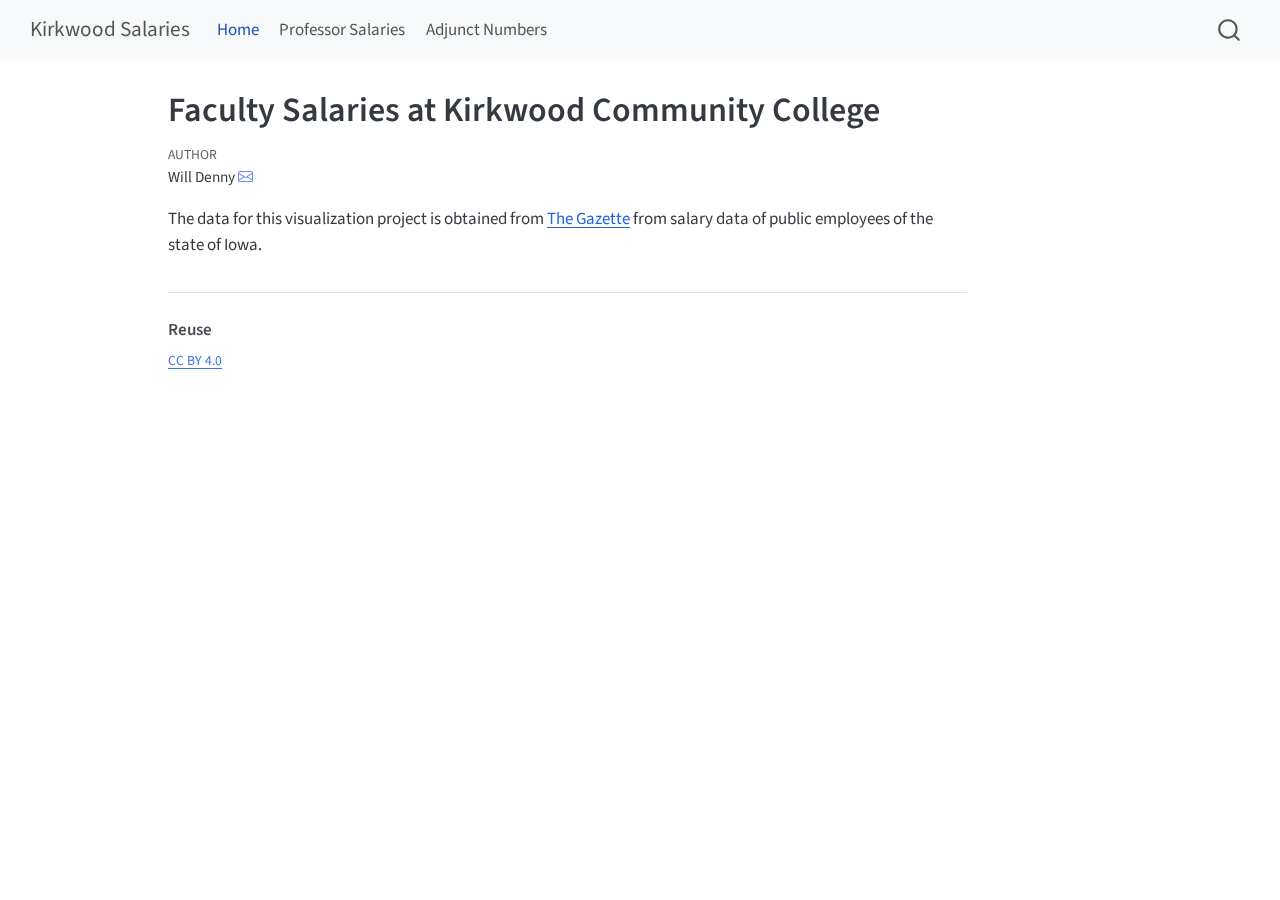
<file: index.html>
<!DOCTYPE html>
<html xmlns="http://www.w3.org/1999/xhtml" lang="en" xml:lang="en"><head>

<meta charset="utf-8">
<meta name="generator" content="quarto-1.5.8">

<meta name="viewport" content="width=device-width, initial-scale=1.0, user-scalable=yes">

<meta name="author" content="Will Denny">

<title>Kirkwood Salaries – Faculty Salaries at Kirkwood Community College</title>
<style>
code{white-space: pre-wrap;}
span.smallcaps{font-variant: small-caps;}
div.columns{display: flex; gap: min(4vw, 1.5em);}
div.column{flex: auto; overflow-x: auto;}
div.hanging-indent{margin-left: 1.5em; text-indent: -1.5em;}
ul.task-list{list-style: none;}
ul.task-list li input[type="checkbox"] {
  width: 0.8em;
  margin: 0 0.8em 0.2em -1em; /* quarto-specific, see https://github.com/quarto-dev/quarto-cli/issues/4556 */ 
  vertical-align: middle;
}
</style>


<script src="site_libs/quarto-nav/quarto-nav.js"></script>
<script src="site_libs/quarto-nav/headroom.min.js"></script>
<script src="site_libs/clipboard/clipboard.min.js"></script>
<script src="site_libs/quarto-search/autocomplete.umd.js"></script>
<script src="site_libs/quarto-search/fuse.min.js"></script>
<script src="site_libs/quarto-search/quarto-search.js"></script>
<meta name="quarto:offset" content="./">
<script src="site_libs/quarto-html/quarto.js"></script>
<script src="site_libs/quarto-html/popper.min.js"></script>
<script src="site_libs/quarto-html/tippy.umd.min.js"></script>
<script src="site_libs/quarto-html/anchor.min.js"></script>
<link href="site_libs/quarto-html/tippy.css" rel="stylesheet">
<link href="site_libs/quarto-html/quarto-syntax-highlighting.css" rel="stylesheet" id="quarto-text-highlighting-styles">
<script src="site_libs/bootstrap/bootstrap.min.js"></script>
<link href="site_libs/bootstrap/bootstrap-icons.css" rel="stylesheet">
<link href="site_libs/bootstrap/bootstrap.min.css" rel="stylesheet" id="quarto-bootstrap" data-mode="light">
<script id="quarto-search-options" type="application/json">{
  "location": "navbar",
  "copy-button": false,
  "collapse-after": 3,
  "panel-placement": "end",
  "type": "overlay",
  "limit": 50,
  "keyboard-shortcut": [
    "f",
    "/",
    "s"
  ],
  "show-item-context": false,
  "language": {
    "search-no-results-text": "No results",
    "search-matching-documents-text": "matching documents",
    "search-copy-link-title": "Copy link to search",
    "search-hide-matches-text": "Hide additional matches",
    "search-more-match-text": "more match in this document",
    "search-more-matches-text": "more matches in this document",
    "search-clear-button-title": "Clear",
    "search-text-placeholder": "",
    "search-detached-cancel-button-title": "Cancel",
    "search-submit-button-title": "Submit",
    "search-label": "Search"
  }
}</script>


<link rel="stylesheet" href="styles.css">
</head>

<body class="nav-fixed">

<div id="quarto-search-results"></div>
  <header id="quarto-header" class="headroom fixed-top">
    <nav class="navbar navbar-expand-lg " data-bs-theme="dark">
      <div class="navbar-container container-fluid">
      <div class="navbar-brand-container mx-auto">
    <a class="navbar-brand" href="./index.html">
    <span class="navbar-title">Kirkwood Salaries</span>
    </a>
  </div>
            <div id="quarto-search" class="" title="Search"></div>
          <button class="navbar-toggler" type="button" data-bs-toggle="collapse" data-bs-target="#navbarCollapse" aria-controls="navbarCollapse" aria-expanded="false" aria-label="Toggle navigation" onclick="if (window.quartoToggleHeadroom) { window.quartoToggleHeadroom(); }">
  <span class="navbar-toggler-icon"></span>
</button>
          <div class="collapse navbar-collapse" id="navbarCollapse">
            <ul class="navbar-nav navbar-nav-scroll me-auto">
  <li class="nav-item">
    <a class="nav-link active" href="./index.html" aria-current="page"> 
<span class="menu-text">Home</span></a>
  </li>  
  <li class="nav-item">
    <a class="nav-link" href="./professors.html"> 
<span class="menu-text">Professor Salaries</span></a>
  </li>  
  <li class="nav-item">
    <a class="nav-link" href="./adjuncts.html"> 
<span class="menu-text">Adjunct Numbers</span></a>
  </li>  
</ul>
          </div> <!-- /navcollapse -->
          <div class="quarto-navbar-tools">
</div>
      </div> <!-- /container-fluid -->
    </nav>
</header>
<!-- content -->
<div id="quarto-content" class="quarto-container page-columns page-rows-contents page-layout-article page-navbar">
<!-- sidebar -->
<!-- margin-sidebar -->
    <div id="quarto-margin-sidebar" class="sidebar margin-sidebar zindex-bottom">
        
    </div>
<!-- main -->
<main class="content" id="quarto-document-content">

<header id="title-block-header" class="quarto-title-block default">
<div class="quarto-title">
<h1 class="title">Faculty Salaries at Kirkwood Community College</h1>
</div>



<div class="quarto-title-meta">

    <div>
    <div class="quarto-title-meta-heading">Author</div>
    <div class="quarto-title-meta-contents">
             <p>Will Denny <a href="mailto:will@wjdenny.com" class="quarto-title-author-email"><i class="bi bi-envelope"></i></a> </p>
          </div>
  </div>
    
  
    
  </div>
  


</header>


<p>The data for this visualization project is obtained from <a href="https://www.thegazette.com/salaries/data-kirkwood-community-college-public-employee-salaries-for-fiscal-year-2023/">The Gazette</a> from salary data of public employees of the state of Iowa.</p>



<div id="quarto-appendix" class="default"><section class="quarto-appendix-contents" id="quarto-reuse"><h2 class="anchored quarto-appendix-heading">Reuse</h2><div class="quarto-appendix-contents"><div><a rel="license" href="https://creativecommons.org/licenses/by/4.0/">CC BY 4.0</a></div></div></section></div></main> <!-- /main -->
<script id="quarto-html-after-body" type="application/javascript">
window.document.addEventListener("DOMContentLoaded", function (event) {
  const toggleBodyColorMode = (bsSheetEl) => {
    const mode = bsSheetEl.getAttribute("data-mode");
    const bodyEl = window.document.querySelector("body");
    if (mode === "dark") {
      bodyEl.classList.add("quarto-dark");
      bodyEl.classList.remove("quarto-light");
    } else {
      bodyEl.classList.add("quarto-light");
      bodyEl.classList.remove("quarto-dark");
    }
  }
  const toggleBodyColorPrimary = () => {
    const bsSheetEl = window.document.querySelector("link#quarto-bootstrap");
    if (bsSheetEl) {
      toggleBodyColorMode(bsSheetEl);
    }
  }
  toggleBodyColorPrimary();  
  const icon = "";
  const anchorJS = new window.AnchorJS();
  anchorJS.options = {
    placement: 'right',
    icon: icon
  };
  anchorJS.add('.anchored');
  const isCodeAnnotation = (el) => {
    for (const clz of el.classList) {
      if (clz.startsWith('code-annotation-')) {                     
        return true;
      }
    }
    return false;
  }
  const clipboard = new window.ClipboardJS('.code-copy-button', {
    text: function(trigger) {
      const codeEl = trigger.previousElementSibling.cloneNode(true);
      for (const childEl of codeEl.children) {
        if (isCodeAnnotation(childEl)) {
          childEl.remove();
        }
      }
      return codeEl.innerText;
    }
  });
  clipboard.on('success', function(e) {
    // button target
    const button = e.trigger;
    // don't keep focus
    button.blur();
    // flash "checked"
    button.classList.add('code-copy-button-checked');
    var currentTitle = button.getAttribute("title");
    button.setAttribute("title", "Copied!");
    let tooltip;
    if (window.bootstrap) {
      button.setAttribute("data-bs-toggle", "tooltip");
      button.setAttribute("data-bs-placement", "left");
      button.setAttribute("data-bs-title", "Copied!");
      tooltip = new bootstrap.Tooltip(button, 
        { trigger: "manual", 
          customClass: "code-copy-button-tooltip",
          offset: [0, -8]});
      tooltip.show();    
    }
    setTimeout(function() {
      if (tooltip) {
        tooltip.hide();
        button.removeAttribute("data-bs-title");
        button.removeAttribute("data-bs-toggle");
        button.removeAttribute("data-bs-placement");
      }
      button.setAttribute("title", currentTitle);
      button.classList.remove('code-copy-button-checked');
    }, 1000);
    // clear code selection
    e.clearSelection();
  });
  function tippyHover(el, contentFn, onTriggerFn, onUntriggerFn) {
    const config = {
      allowHTML: true,
      maxWidth: 500,
      delay: 100,
      arrow: false,
      appendTo: function(el) {
          return el.parentElement;
      },
      interactive: true,
      interactiveBorder: 10,
      theme: 'quarto',
      placement: 'bottom-start',
    };
    if (contentFn) {
      config.content = contentFn;
    }
    if (onTriggerFn) {
      config.onTrigger = onTriggerFn;
    }
    if (onUntriggerFn) {
      config.onUntrigger = onUntriggerFn;
    }
    window.tippy(el, config); 
  }
  const noterefs = window.document.querySelectorAll('a[role="doc-noteref"]');
  for (var i=0; i<noterefs.length; i++) {
    const ref = noterefs[i];
    tippyHover(ref, function() {
      // use id or data attribute instead here
      let href = ref.getAttribute('data-footnote-href') || ref.getAttribute('href');
      try { href = new URL(href).hash; } catch {}
      const id = href.replace(/^#\/?/, "");
      const note = window.document.getElementById(id);
      return note.innerHTML;
    });
  }
  const xrefs = window.document.querySelectorAll('a.quarto-xref');
  const processXRef = (id, note) => {
    // Strip column container classes
    const stripColumnClz = (el) => {
      el.classList.remove("page-full", "page-columns");
      if (el.children) {
        for (const child of el.children) {
          stripColumnClz(child);
        }
      }
    }
    stripColumnClz(note)
    if (id === null || id.startsWith('sec-')) {
      // Special case sections, only their first couple elements
      const container = document.createElement("div");
      if (note.children && note.children.length > 2) {
        container.appendChild(note.children[0].cloneNode(true));
        for (let i = 1; i < note.children.length; i++) {
          const child = note.children[i];
          if (child.tagName === "P" && child.innerText === "") {
            continue;
          } else {
            container.appendChild(child.cloneNode(true));
            break;
          }
        }
        if (window.Quarto?.typesetMath) {
          window.Quarto.typesetMath(container);
        }
        return container.innerHTML
      } else {
        if (window.Quarto?.typesetMath) {
          window.Quarto.typesetMath(note);
        }
        return note.innerHTML;
      }
    } else {
      // Remove any anchor links if they are present
      const anchorLink = note.querySelector('a.anchorjs-link');
      if (anchorLink) {
        anchorLink.remove();
      }
      if (window.Quarto?.typesetMath) {
        window.Quarto.typesetMath(note);
      }
      // TODO in 1.5, we should make sure this works without a callout special case
      if (note.classList.contains("callout")) {
        return note.outerHTML;
      } else {
        return note.innerHTML;
      }
    }
  }
  for (var i=0; i<xrefs.length; i++) {
    const xref = xrefs[i];
    tippyHover(xref, undefined, function(instance) {
      instance.disable();
      let url = xref.getAttribute('href');
      let hash = undefined; 
      if (url.startsWith('#')) {
        hash = url;
      } else {
        try { hash = new URL(url).hash; } catch {}
      }
      if (hash) {
        const id = hash.replace(/^#\/?/, "");
        const note = window.document.getElementById(id);
        if (note !== null) {
          try {
            const html = processXRef(id, note.cloneNode(true));
            instance.setContent(html);
          } finally {
            instance.enable();
            instance.show();
          }
        } else {
          // See if we can fetch this
          fetch(url.split('#')[0])
          .then(res => res.text())
          .then(html => {
            const parser = new DOMParser();
            const htmlDoc = parser.parseFromString(html, "text/html");
            const note = htmlDoc.getElementById(id);
            if (note !== null) {
              const html = processXRef(id, note);
              instance.setContent(html);
            } 
          }).finally(() => {
            instance.enable();
            instance.show();
          });
        }
      } else {
        // See if we can fetch a full url (with no hash to target)
        // This is a special case and we should probably do some content thinning / targeting
        fetch(url)
        .then(res => res.text())
        .then(html => {
          const parser = new DOMParser();
          const htmlDoc = parser.parseFromString(html, "text/html");
          const note = htmlDoc.querySelector('main.content');
          if (note !== null) {
            // This should only happen for chapter cross references
            // (since there is no id in the URL)
            // remove the first header
            if (note.children.length > 0 && note.children[0].tagName === "HEADER") {
              note.children[0].remove();
            }
            const html = processXRef(null, note);
            instance.setContent(html);
          } 
        }).finally(() => {
          instance.enable();
          instance.show();
        });
      }
    }, function(instance) {
    });
  }
      let selectedAnnoteEl;
      const selectorForAnnotation = ( cell, annotation) => {
        let cellAttr = 'data-code-cell="' + cell + '"';
        let lineAttr = 'data-code-annotation="' +  annotation + '"';
        const selector = 'span[' + cellAttr + '][' + lineAttr + ']';
        return selector;
      }
      const selectCodeLines = (annoteEl) => {
        const doc = window.document;
        const targetCell = annoteEl.getAttribute("data-target-cell");
        const targetAnnotation = annoteEl.getAttribute("data-target-annotation");
        const annoteSpan = window.document.querySelector(selectorForAnnotation(targetCell, targetAnnotation));
        const lines = annoteSpan.getAttribute("data-code-lines").split(",");
        const lineIds = lines.map((line) => {
          return targetCell + "-" + line;
        })
        let top = null;
        let height = null;
        let parent = null;
        if (lineIds.length > 0) {
            //compute the position of the single el (top and bottom and make a div)
            const el = window.document.getElementById(lineIds[0]);
            top = el.offsetTop;
            height = el.offsetHeight;
            parent = el.parentElement.parentElement;
          if (lineIds.length > 1) {
            const lastEl = window.document.getElementById(lineIds[lineIds.length - 1]);
            const bottom = lastEl.offsetTop + lastEl.offsetHeight;
            height = bottom - top;
          }
          if (top !== null && height !== null && parent !== null) {
            // cook up a div (if necessary) and position it 
            let div = window.document.getElementById("code-annotation-line-highlight");
            if (div === null) {
              div = window.document.createElement("div");
              div.setAttribute("id", "code-annotation-line-highlight");
              div.style.position = 'absolute';
              parent.appendChild(div);
            }
            div.style.top = top - 2 + "px";
            div.style.height = height + 4 + "px";
            div.style.left = 0;
            let gutterDiv = window.document.getElementById("code-annotation-line-highlight-gutter");
            if (gutterDiv === null) {
              gutterDiv = window.document.createElement("div");
              gutterDiv.setAttribute("id", "code-annotation-line-highlight-gutter");
              gutterDiv.style.position = 'absolute';
              const codeCell = window.document.getElementById(targetCell);
              const gutter = codeCell.querySelector('.code-annotation-gutter');
              gutter.appendChild(gutterDiv);
            }
            gutterDiv.style.top = top - 2 + "px";
            gutterDiv.style.height = height + 4 + "px";
          }
          selectedAnnoteEl = annoteEl;
        }
      };
      const unselectCodeLines = () => {
        const elementsIds = ["code-annotation-line-highlight", "code-annotation-line-highlight-gutter"];
        elementsIds.forEach((elId) => {
          const div = window.document.getElementById(elId);
          if (div) {
            div.remove();
          }
        });
        selectedAnnoteEl = undefined;
      };
        // Handle positioning of the toggle
    window.addEventListener(
      "resize",
      throttle(() => {
        elRect = undefined;
        if (selectedAnnoteEl) {
          selectCodeLines(selectedAnnoteEl);
        }
      }, 10)
    );
    function throttle(fn, ms) {
    let throttle = false;
    let timer;
      return (...args) => {
        if(!throttle) { // first call gets through
            fn.apply(this, args);
            throttle = true;
        } else { // all the others get throttled
            if(timer) clearTimeout(timer); // cancel #2
            timer = setTimeout(() => {
              fn.apply(this, args);
              timer = throttle = false;
            }, ms);
        }
      };
    }
      // Attach click handler to the DT
      const annoteDls = window.document.querySelectorAll('dt[data-target-cell]');
      for (const annoteDlNode of annoteDls) {
        annoteDlNode.addEventListener('click', (event) => {
          const clickedEl = event.target;
          if (clickedEl !== selectedAnnoteEl) {
            unselectCodeLines();
            const activeEl = window.document.querySelector('dt[data-target-cell].code-annotation-active');
            if (activeEl) {
              activeEl.classList.remove('code-annotation-active');
            }
            selectCodeLines(clickedEl);
            clickedEl.classList.add('code-annotation-active');
          } else {
            // Unselect the line
            unselectCodeLines();
            clickedEl.classList.remove('code-annotation-active');
          }
        });
      }
  const findCites = (el) => {
    const parentEl = el.parentElement;
    if (parentEl) {
      const cites = parentEl.dataset.cites;
      if (cites) {
        return {
          el,
          cites: cites.split(' ')
        };
      } else {
        return findCites(el.parentElement)
      }
    } else {
      return undefined;
    }
  };
  var bibliorefs = window.document.querySelectorAll('a[role="doc-biblioref"]');
  for (var i=0; i<bibliorefs.length; i++) {
    const ref = bibliorefs[i];
    const citeInfo = findCites(ref);
    if (citeInfo) {
      tippyHover(citeInfo.el, function() {
        var popup = window.document.createElement('div');
        citeInfo.cites.forEach(function(cite) {
          var citeDiv = window.document.createElement('div');
          citeDiv.classList.add('hanging-indent');
          citeDiv.classList.add('csl-entry');
          var biblioDiv = window.document.getElementById('ref-' + cite);
          if (biblioDiv) {
            citeDiv.innerHTML = biblioDiv.innerHTML;
          }
          popup.appendChild(citeDiv);
        });
        return popup.innerHTML;
      });
    }
  }
});
</script>
</div> <!-- /content -->




</body></html>
</file>
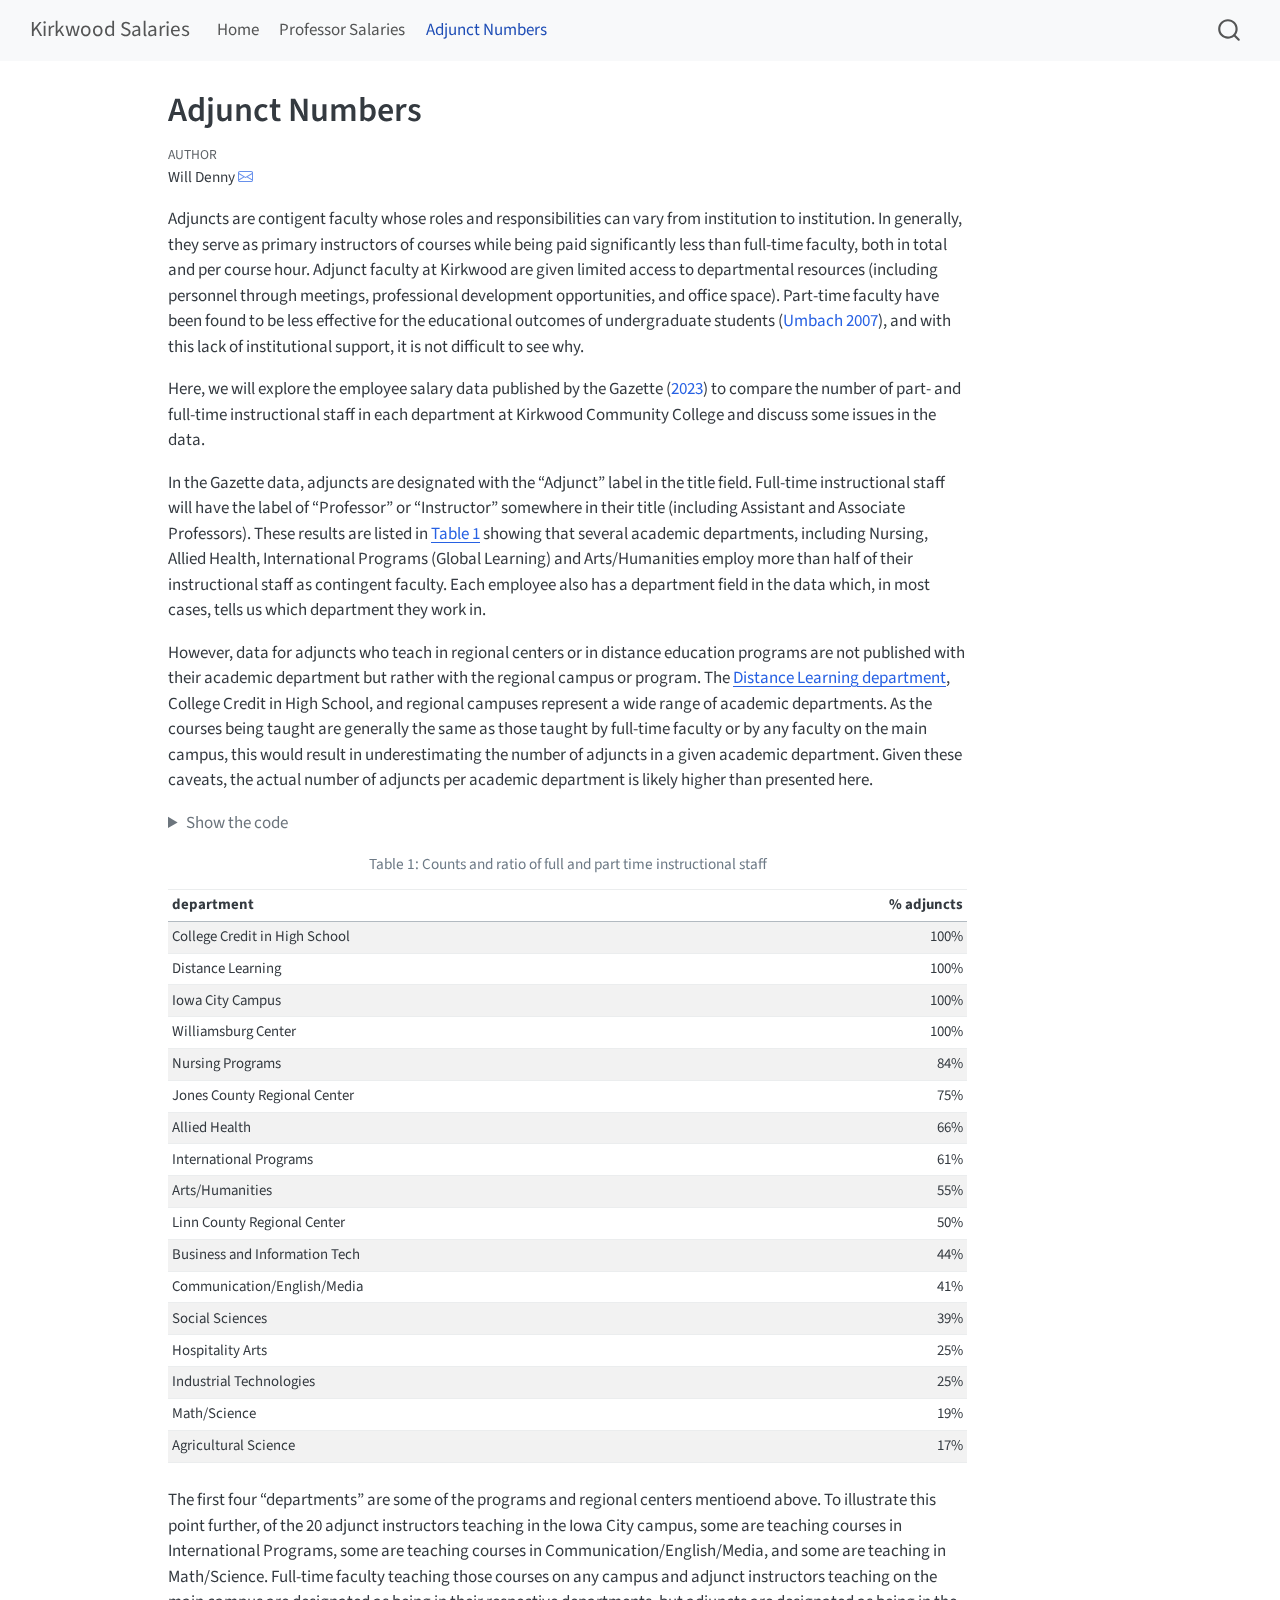
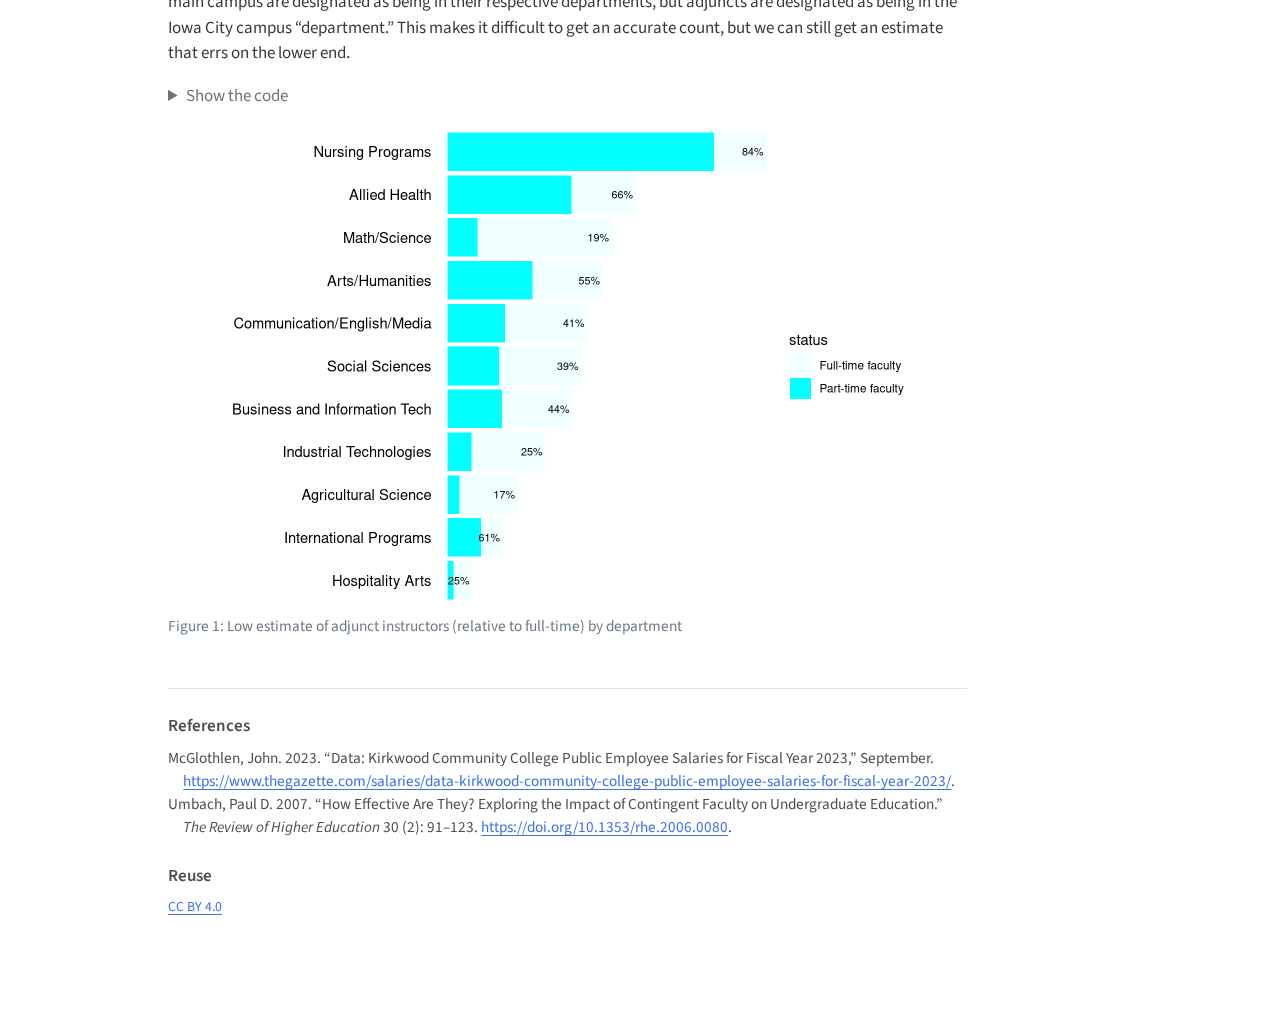
<file: adjuncts.html>
<!DOCTYPE html>
<html xmlns="http://www.w3.org/1999/xhtml" lang="en" xml:lang="en"><head>

<meta charset="utf-8">
<meta name="generator" content="quarto-1.5.8">

<meta name="viewport" content="width=device-width, initial-scale=1.0, user-scalable=yes">

<meta name="author" content="Will Denny">

<title>Kirkwood Salaries – Adjunct Numbers</title>
<style>
code{white-space: pre-wrap;}
span.smallcaps{font-variant: small-caps;}
div.columns{display: flex; gap: min(4vw, 1.5em);}
div.column{flex: auto; overflow-x: auto;}
div.hanging-indent{margin-left: 1.5em; text-indent: -1.5em;}
ul.task-list{list-style: none;}
ul.task-list li input[type="checkbox"] {
  width: 0.8em;
  margin: 0 0.8em 0.2em -1em; /* quarto-specific, see https://github.com/quarto-dev/quarto-cli/issues/4556 */ 
  vertical-align: middle;
}
/* CSS for syntax highlighting */
pre > code.sourceCode { white-space: pre; position: relative; }
pre > code.sourceCode > span { line-height: 1.25; }
pre > code.sourceCode > span:empty { height: 1.2em; }
.sourceCode { overflow: visible; }
code.sourceCode > span { color: inherit; text-decoration: inherit; }
div.sourceCode { margin: 1em 0; }
pre.sourceCode { margin: 0; }
@media screen {
div.sourceCode { overflow: auto; }
}
@media print {
pre > code.sourceCode { white-space: pre-wrap; }
pre > code.sourceCode > span { text-indent: -5em; padding-left: 5em; }
}
pre.numberSource code
  { counter-reset: source-line 0; }
pre.numberSource code > span
  { position: relative; left: -4em; counter-increment: source-line; }
pre.numberSource code > span > a:first-child::before
  { content: counter(source-line);
    position: relative; left: -1em; text-align: right; vertical-align: baseline;
    border: none; display: inline-block;
    -webkit-touch-callout: none; -webkit-user-select: none;
    -khtml-user-select: none; -moz-user-select: none;
    -ms-user-select: none; user-select: none;
    padding: 0 4px; width: 4em;
  }
pre.numberSource { margin-left: 3em;  padding-left: 4px; }
div.sourceCode
  {   }
@media screen {
pre > code.sourceCode > span > a:first-child::before { text-decoration: underline; }
}
/* CSS for citations */
div.csl-bib-body { }
div.csl-entry {
  clear: both;
  margin-bottom: 0em;
}
.hanging-indent div.csl-entry {
  margin-left:2em;
  text-indent:-2em;
}
div.csl-left-margin {
  min-width:2em;
  float:left;
}
div.csl-right-inline {
  margin-left:2em;
  padding-left:1em;
}
div.csl-indent {
  margin-left: 2em;
}</style>


<script src="site_libs/quarto-nav/quarto-nav.js"></script>
<script src="site_libs/quarto-nav/headroom.min.js"></script>
<script src="site_libs/clipboard/clipboard.min.js"></script>
<script src="site_libs/quarto-search/autocomplete.umd.js"></script>
<script src="site_libs/quarto-search/fuse.min.js"></script>
<script src="site_libs/quarto-search/quarto-search.js"></script>
<meta name="quarto:offset" content="./">
<script src="site_libs/quarto-html/quarto.js"></script>
<script src="site_libs/quarto-html/popper.min.js"></script>
<script src="site_libs/quarto-html/tippy.umd.min.js"></script>
<script src="site_libs/quarto-html/anchor.min.js"></script>
<link href="site_libs/quarto-html/tippy.css" rel="stylesheet">
<link href="site_libs/quarto-html/quarto-syntax-highlighting.css" rel="stylesheet" id="quarto-text-highlighting-styles">
<script src="site_libs/bootstrap/bootstrap.min.js"></script>
<link href="site_libs/bootstrap/bootstrap-icons.css" rel="stylesheet">
<link href="site_libs/bootstrap/bootstrap.min.css" rel="stylesheet" id="quarto-bootstrap" data-mode="light">
<script id="quarto-search-options" type="application/json">{
  "location": "navbar",
  "copy-button": false,
  "collapse-after": 3,
  "panel-placement": "end",
  "type": "overlay",
  "limit": 50,
  "keyboard-shortcut": [
    "f",
    "/",
    "s"
  ],
  "show-item-context": false,
  "language": {
    "search-no-results-text": "No results",
    "search-matching-documents-text": "matching documents",
    "search-copy-link-title": "Copy link to search",
    "search-hide-matches-text": "Hide additional matches",
    "search-more-match-text": "more match in this document",
    "search-more-matches-text": "more matches in this document",
    "search-clear-button-title": "Clear",
    "search-text-placeholder": "",
    "search-detached-cancel-button-title": "Cancel",
    "search-submit-button-title": "Submit",
    "search-label": "Search"
  }
}</script>


<link rel="stylesheet" href="styles.css">
</head>

<body class="nav-fixed">

<div id="quarto-search-results"></div>
  <header id="quarto-header" class="headroom fixed-top">
    <nav class="navbar navbar-expand-lg " data-bs-theme="dark">
      <div class="navbar-container container-fluid">
      <div class="navbar-brand-container mx-auto">
    <a class="navbar-brand" href="./index.html">
    <span class="navbar-title">Kirkwood Salaries</span>
    </a>
  </div>
            <div id="quarto-search" class="" title="Search"></div>
          <button class="navbar-toggler" type="button" data-bs-toggle="collapse" data-bs-target="#navbarCollapse" aria-controls="navbarCollapse" aria-expanded="false" aria-label="Toggle navigation" onclick="if (window.quartoToggleHeadroom) { window.quartoToggleHeadroom(); }">
  <span class="navbar-toggler-icon"></span>
</button>
          <div class="collapse navbar-collapse" id="navbarCollapse">
            <ul class="navbar-nav navbar-nav-scroll me-auto">
  <li class="nav-item">
    <a class="nav-link" href="./index.html"> 
<span class="menu-text">Home</span></a>
  </li>  
  <li class="nav-item">
    <a class="nav-link" href="./professors.html"> 
<span class="menu-text">Professor Salaries</span></a>
  </li>  
  <li class="nav-item">
    <a class="nav-link active" href="./adjuncts.html" aria-current="page"> 
<span class="menu-text">Adjunct Numbers</span></a>
  </li>  
</ul>
          </div> <!-- /navcollapse -->
          <div class="quarto-navbar-tools">
</div>
      </div> <!-- /container-fluid -->
    </nav>
</header>
<!-- content -->
<div id="quarto-content" class="quarto-container page-columns page-rows-contents page-layout-article page-navbar">
<!-- sidebar -->
<!-- margin-sidebar -->
    <div id="quarto-margin-sidebar" class="sidebar margin-sidebar zindex-bottom">
        
    </div>
<!-- main -->
<main class="content" id="quarto-document-content">

<header id="title-block-header" class="quarto-title-block default">
<div class="quarto-title">
<h1 class="title">Adjunct Numbers</h1>
</div>



<div class="quarto-title-meta">

    <div>
    <div class="quarto-title-meta-heading">Author</div>
    <div class="quarto-title-meta-contents">
             <p>Will Denny <a href="mailto:will@wjdenny.com" class="quarto-title-author-email"><i class="bi bi-envelope"></i></a> </p>
          </div>
  </div>
    
  
    
  </div>
  


</header>


<p>Adjuncts are contigent faculty whose roles and responsibilities can vary from institution to institution. In generally, they serve as primary instructors of courses while being paid significantly less than full-time faculty, both in total and per course hour. Adjunct faculty at Kirkwood are given limited access to departmental resources (including personnel through meetings, professional development opportunities, and office space). Part-time faculty have been found to be less effective for the educational outcomes of undergraduate students <span class="citation" data-cites="2007umbach">(<a href="#ref-2007umbach" role="doc-biblioref">Umbach 2007</a>)</span>, and with this lack of institutional support, it is not difficult to see why.</p>
<p>Here, we will explore the employee salary data published by the Gazette <span class="citation" data-cites="2023mcglothlen">(<a href="#ref-2023mcglothlen" role="doc-biblioref">2023</a>)</span> to compare the number of part- and full-time instructional staff in each department at Kirkwood Community College and discuss some issues in the data.</p>
<p>In the Gazette data, adjuncts are designated with the “Adjunct” label in the title field. Full-time instructional staff will have the label of “Professor” or “Instructor” somewhere in their title (including Assistant and Associate Professors). These results are listed in <a href="#tbl-adjuncts" class="quarto-xref">Table&nbsp;1</a> showing that several academic departments, including Nursing, Allied Health, International Programs (Global Learning) and Arts/Humanities employ more than half of their instructional staff as contingent faculty. Each employee also has a department field in the data which, in most cases, tells us which department they work in.</p>
<p>However, data for adjuncts who teach in regional centers or in distance education programs are not published with their academic department but rather with the regional campus or program. The <a href="https://www.kirkwood.edu/about-us/faculty-leadership/academic-departments/academic-innovation-strategy-design/index">Distance Learning department</a>, College Credit in High School, and regional campuses represent a wide range of academic departments. As the courses being taught are generally the same as those taught by full-time faculty or by any faculty on the main campus, this would result in underestimating the number of adjuncts in a given academic department. Given these caveats, the actual number of adjuncts per academic department is likely higher than presented here.</p>
<div class="cell">
<details class="code-fold">
<summary>Show the code</summary>
<div class="sourceCode cell-code" id="cb1"><pre class="sourceCode r code-with-copy"><code class="sourceCode r"><span id="cb1-1"><a href="#cb1-1" aria-hidden="true" tabindex="-1"></a>salaries <span class="ot">&lt;-</span> <span class="fu">read_csv</span>(<span class="st">"FY2023.csv"</span>, <span class="at">show_col_types =</span> <span class="cn">FALSE</span>)</span>
<span id="cb1-2"><a href="#cb1-2" aria-hidden="true" tabindex="-1"></a>percent <span class="ot">&lt;-</span> scales<span class="sc">::</span><span class="fu">label_percent</span>(<span class="at">accuracy =</span> <span class="dv">1</span>, <span class="at">scale =</span> <span class="dv">100</span>)</span>
<span id="cb1-3"><a href="#cb1-3" aria-hidden="true" tabindex="-1"></a></span>
<span id="cb1-4"><a href="#cb1-4" aria-hidden="true" tabindex="-1"></a>tbl_adjuncts <span class="ot">&lt;-</span> salaries <span class="sc">%&gt;%</span></span>
<span id="cb1-5"><a href="#cb1-5" aria-hidden="true" tabindex="-1"></a>  <span class="co"># Filter to obtain only instructional staff; designated with the strings "adjunct," "instructor," or "professor"</span></span>
<span id="cb1-6"><a href="#cb1-6" aria-hidden="true" tabindex="-1"></a>  <span class="fu">filter</span>(<span class="fu">str_detect</span>(title, <span class="st">"Adjunct|Instructor|Professor"</span>)) <span class="sc">%&gt;%</span></span>
<span id="cb1-7"><a href="#cb1-7" aria-hidden="true" tabindex="-1"></a>  </span>
<span id="cb1-8"><a href="#cb1-8" aria-hidden="true" tabindex="-1"></a>  <span class="co"># Set a boolean adjunct flag; true if the title contains the string "adjunct," otherwise false.</span></span>
<span id="cb1-9"><a href="#cb1-9" aria-hidden="true" tabindex="-1"></a>  <span class="fu">mutate</span>(<span class="at">status =</span> <span class="fu">str_detect</span>(title, <span class="st">"Adjunct"</span>)) <span class="sc">%&gt;%</span></span>
<span id="cb1-10"><a href="#cb1-10" aria-hidden="true" tabindex="-1"></a>  </span>
<span id="cb1-11"><a href="#cb1-11" aria-hidden="true" tabindex="-1"></a>  <span class="co"># Count the totals of adjuncts and non-adjuncts per department.</span></span>
<span id="cb1-12"><a href="#cb1-12" aria-hidden="true" tabindex="-1"></a>  <span class="fu">count</span>(department, status) <span class="sc">%&gt;%</span></span>
<span id="cb1-13"><a href="#cb1-13" aria-hidden="true" tabindex="-1"></a>  </span>
<span id="cb1-14"><a href="#cb1-14" aria-hidden="true" tabindex="-1"></a>  <span class="co"># Group the totals by department.</span></span>
<span id="cb1-15"><a href="#cb1-15" aria-hidden="true" tabindex="-1"></a>  <span class="fu">group_by</span>(department) <span class="sc">%&gt;%</span></span>
<span id="cb1-16"><a href="#cb1-16" aria-hidden="true" tabindex="-1"></a>  </span>
<span id="cb1-17"><a href="#cb1-17" aria-hidden="true" tabindex="-1"></a>  <span class="co"># Get ratios of adjunct and non-adjuncts per department.</span></span>
<span id="cb1-18"><a href="#cb1-18" aria-hidden="true" tabindex="-1"></a>  <span class="fu">mutate</span>(<span class="at">p =</span> n <span class="sc">/</span> <span class="fu">sum</span>(n), <span class="st">`</span><span class="at">%</span><span class="st">`</span> <span class="ot">=</span> <span class="fu">percent</span>(p))</span>
<span id="cb1-19"><a href="#cb1-19" aria-hidden="true" tabindex="-1"></a></span>
<span id="cb1-20"><a href="#cb1-20" aria-hidden="true" tabindex="-1"></a><span class="co"># Display the table.</span></span>
<span id="cb1-21"><a href="#cb1-21" aria-hidden="true" tabindex="-1"></a>tbl_adjuncts <span class="sc">%&gt;%</span></span>
<span id="cb1-22"><a href="#cb1-22" aria-hidden="true" tabindex="-1"></a>  <span class="co"># Show only the adjuncts.</span></span>
<span id="cb1-23"><a href="#cb1-23" aria-hidden="true" tabindex="-1"></a>  <span class="fu">filter</span>(status <span class="sc">==</span> <span class="cn">TRUE</span>) <span class="sc">%&gt;%</span></span>
<span id="cb1-24"><a href="#cb1-24" aria-hidden="true" tabindex="-1"></a>  </span>
<span id="cb1-25"><a href="#cb1-25" aria-hidden="true" tabindex="-1"></a>  <span class="co"># Arrange in descending ratio.</span></span>
<span id="cb1-26"><a href="#cb1-26" aria-hidden="true" tabindex="-1"></a>  <span class="fu">arrange</span>(<span class="sc">-</span>p) <span class="sc">%&gt;%</span></span>
<span id="cb1-27"><a href="#cb1-27" aria-hidden="true" tabindex="-1"></a>  </span>
<span id="cb1-28"><a href="#cb1-28" aria-hidden="true" tabindex="-1"></a>  <span class="fu">mutate</span>(<span class="at">adjuncts =</span> <span class="fu">paste0</span>(n, <span class="st">" ("</span>, <span class="fu">percent</span>(p), <span class="st">")"</span>)) <span class="sc">%&gt;%</span></span>
<span id="cb1-29"><a href="#cb1-29" aria-hidden="true" tabindex="-1"></a></span>
<span id="cb1-30"><a href="#cb1-30" aria-hidden="true" tabindex="-1"></a>  <span class="fu">select</span>(department, <span class="st">`</span><span class="at">% adjuncts</span><span class="st">`</span> <span class="ot">=</span> <span class="st">`</span><span class="at">%</span><span class="st">`</span>) <span class="sc">%&gt;%</span></span>
<span id="cb1-31"><a href="#cb1-31" aria-hidden="true" tabindex="-1"></a>  knitr<span class="sc">::</span><span class="fu">kable</span>(<span class="at">align =</span> <span class="fu">c</span>(<span class="st">"l"</span>, <span class="st">"r"</span>))</span></code><button title="Copy to Clipboard" class="code-copy-button"><i class="bi"></i></button></pre></div>
</details>
<div id="tbl-adjuncts" class="cell quarto-float anchored">
<figure class="quarto-float quarto-float-tbl figure">
<figcaption class="quarto-float-caption-top quarto-float-caption quarto-float-tbl" id="tbl-adjuncts-caption-0ceaefa1-69ba-4598-a22c-09a6ac19f8ca">
Table&nbsp;1: Counts and ratio of full and part time instructional staff
</figcaption>
<div aria-describedby="tbl-adjuncts-caption-0ceaefa1-69ba-4598-a22c-09a6ac19f8ca">
<div class="cell-output-display">
<table class="do-not-create-environment cell table table-sm table-striped small">
<thead>
<tr class="header">
<th style="text-align: left;">department</th>
<th style="text-align: right;">% adjuncts</th>
</tr>
</thead>
<tbody>
<tr class="odd">
<td style="text-align: left;">College Credit in High School</td>
<td style="text-align: right;">100%</td>
</tr>
<tr class="even">
<td style="text-align: left;">Distance Learning</td>
<td style="text-align: right;">100%</td>
</tr>
<tr class="odd">
<td style="text-align: left;">Iowa City Campus</td>
<td style="text-align: right;">100%</td>
</tr>
<tr class="even">
<td style="text-align: left;">Williamsburg Center</td>
<td style="text-align: right;">100%</td>
</tr>
<tr class="odd">
<td style="text-align: left;">Nursing Programs</td>
<td style="text-align: right;">84%</td>
</tr>
<tr class="even">
<td style="text-align: left;">Jones County Regional Center</td>
<td style="text-align: right;">75%</td>
</tr>
<tr class="odd">
<td style="text-align: left;">Allied Health</td>
<td style="text-align: right;">66%</td>
</tr>
<tr class="even">
<td style="text-align: left;">International Programs</td>
<td style="text-align: right;">61%</td>
</tr>
<tr class="odd">
<td style="text-align: left;">Arts/Humanities</td>
<td style="text-align: right;">55%</td>
</tr>
<tr class="even">
<td style="text-align: left;">Linn County Regional Center</td>
<td style="text-align: right;">50%</td>
</tr>
<tr class="odd">
<td style="text-align: left;">Business and Information Tech</td>
<td style="text-align: right;">44%</td>
</tr>
<tr class="even">
<td style="text-align: left;">Communication/English/Media</td>
<td style="text-align: right;">41%</td>
</tr>
<tr class="odd">
<td style="text-align: left;">Social Sciences</td>
<td style="text-align: right;">39%</td>
</tr>
<tr class="even">
<td style="text-align: left;">Hospitality Arts</td>
<td style="text-align: right;">25%</td>
</tr>
<tr class="odd">
<td style="text-align: left;">Industrial Technologies</td>
<td style="text-align: right;">25%</td>
</tr>
<tr class="even">
<td style="text-align: left;">Math/Science</td>
<td style="text-align: right;">19%</td>
</tr>
<tr class="odd">
<td style="text-align: left;">Agricultural Science</td>
<td style="text-align: right;">17%</td>
</tr>
</tbody>
</table>
</div>
</div>
</figure>
</div>
</div>
<p>The first four “departments” are some of the programs and regional centers mentioend above. To illustrate this point further, of the 20 adjunct instructors teaching in the Iowa City campus, some are teaching courses in International Programs, some are teaching courses in Communication/English/Media, and some are teaching in Math/Science. Full-time faculty teaching those courses on any campus and adjunct instructors teaching on the main campus are designated as being in their respective departments, but adjuncts are designated as being in the Iowa City campus “department.” This makes it difficult to get an accurate count, but we can still get an estimate that errs on the lower end.</p>
<div class="cell">
<details class="code-fold">
<summary>Show the code</summary>
<div class="sourceCode cell-code" id="cb2"><pre class="sourceCode r code-with-copy"><code class="sourceCode r"><span id="cb2-1"><a href="#cb2-1" aria-hidden="true" tabindex="-1"></a>tbl_plot <span class="ot">&lt;-</span> tbl_adjuncts <span class="sc">%&gt;%</span></span>
<span id="cb2-2"><a href="#cb2-2" aria-hidden="true" tabindex="-1"></a>    </span>
<span id="cb2-3"><a href="#cb2-3" aria-hidden="true" tabindex="-1"></a>  <span class="fu">filter</span>(<span class="sc">!</span>department <span class="sc">%in%</span> <span class="fu">c</span>(</span>
<span id="cb2-4"><a href="#cb2-4" aria-hidden="true" tabindex="-1"></a>    <span class="st">"Continuing Ed/Training Svcs"</span>,</span>
<span id="cb2-5"><a href="#cb2-5" aria-hidden="true" tabindex="-1"></a>    <span class="st">"Secondary Programs"</span>,</span>
<span id="cb2-6"><a href="#cb2-6" aria-hidden="true" tabindex="-1"></a>    <span class="st">"Distance Learning"</span>,</span>
<span id="cb2-7"><a href="#cb2-7" aria-hidden="true" tabindex="-1"></a>    <span class="st">"Iowa City Campus"</span>,</span>
<span id="cb2-8"><a href="#cb2-8" aria-hidden="true" tabindex="-1"></a>    <span class="st">"Dean of Students Office"</span>,</span>
<span id="cb2-9"><a href="#cb2-9" aria-hidden="true" tabindex="-1"></a>    <span class="st">"Linn County Regional Center"</span>,</span>
<span id="cb2-10"><a href="#cb2-10" aria-hidden="true" tabindex="-1"></a>    <span class="st">"Jones County Regional Center"</span>,</span>
<span id="cb2-11"><a href="#cb2-11" aria-hidden="true" tabindex="-1"></a>    <span class="st">"Regional Center at U of I"</span>,</span>
<span id="cb2-12"><a href="#cb2-12" aria-hidden="true" tabindex="-1"></a>    <span class="st">"Williamsburg Center"</span>,</span>
<span id="cb2-13"><a href="#cb2-13" aria-hidden="true" tabindex="-1"></a>    <span class="st">"Washington Center"</span>,</span>
<span id="cb2-14"><a href="#cb2-14" aria-hidden="true" tabindex="-1"></a>    <span class="st">"Continuing Education and Training"</span>,</span>
<span id="cb2-15"><a href="#cb2-15" aria-hidden="true" tabindex="-1"></a>    <span class="st">"College Credit in High School"</span></span>
<span id="cb2-16"><a href="#cb2-16" aria-hidden="true" tabindex="-1"></a>  )) <span class="sc">%&gt;%</span></span>
<span id="cb2-17"><a href="#cb2-17" aria-hidden="true" tabindex="-1"></a>  </span>
<span id="cb2-18"><a href="#cb2-18" aria-hidden="true" tabindex="-1"></a>  <span class="fu">mutate</span>(<span class="at">status =</span> <span class="fu">case_when</span>(status <span class="sc">~</span> <span class="st">"Part-time faculty"</span>, <span class="sc">!</span>status <span class="sc">~</span> <span class="st">"Full-time faculty"</span>)) <span class="sc">%&gt;%</span> </span>
<span id="cb2-19"><a href="#cb2-19" aria-hidden="true" tabindex="-1"></a>  </span>
<span id="cb2-20"><a href="#cb2-20" aria-hidden="true" tabindex="-1"></a>  <span class="co"># Merge some department strings</span></span>
<span id="cb2-21"><a href="#cb2-21" aria-hidden="true" tabindex="-1"></a>  <span class="fu">mutate</span>(<span class="at">department =</span> <span class="fu">if_else</span>(department <span class="sc">==</span> <span class="st">"Physiology, Math/Science"</span>, <span class="st">"Math/Science"</span>, department)) <span class="sc">%&gt;%</span></span>
<span id="cb2-22"><a href="#cb2-22" aria-hidden="true" tabindex="-1"></a>  </span>
<span id="cb2-23"><a href="#cb2-23" aria-hidden="true" tabindex="-1"></a>  </span>
<span id="cb2-24"><a href="#cb2-24" aria-hidden="true" tabindex="-1"></a>  <span class="fu">group_by</span>(department) <span class="sc">%&gt;%</span></span>
<span id="cb2-25"><a href="#cb2-25" aria-hidden="true" tabindex="-1"></a>  <span class="fu">mutate</span>(<span class="at">total =</span> <span class="fu">sum</span>(n)) <span class="sc">%&gt;%</span></span>
<span id="cb2-26"><a href="#cb2-26" aria-hidden="true" tabindex="-1"></a>  <span class="fu">ungroup</span>() <span class="sc">%&gt;%</span></span>
<span id="cb2-27"><a href="#cb2-27" aria-hidden="true" tabindex="-1"></a>  <span class="fu">mutate</span>(<span class="at">department =</span> <span class="fu">fct_reorder</span>(department, total, <span class="at">.desc =</span> <span class="cn">FALSE</span>))</span>
<span id="cb2-28"><a href="#cb2-28" aria-hidden="true" tabindex="-1"></a></span>
<span id="cb2-29"><a href="#cb2-29" aria-hidden="true" tabindex="-1"></a>gg_adjuncts <span class="ot">&lt;-</span> tbl_plot <span class="sc">%&gt;%</span></span>
<span id="cb2-30"><a href="#cb2-30" aria-hidden="true" tabindex="-1"></a>  <span class="fu">ggplot</span>(<span class="fu">aes</span>(department, n, <span class="at">fill =</span> status)) <span class="sc">+</span></span>
<span id="cb2-31"><a href="#cb2-31" aria-hidden="true" tabindex="-1"></a>  <span class="fu">geom_col</span>() <span class="sc">+</span></span>
<span id="cb2-32"><a href="#cb2-32" aria-hidden="true" tabindex="-1"></a>  <span class="fu">xlab</span>(<span class="cn">NULL</span>) <span class="sc">+</span></span>
<span id="cb2-33"><a href="#cb2-33" aria-hidden="true" tabindex="-1"></a>  <span class="fu">ylab</span>(<span class="cn">NULL</span>) <span class="sc">+</span></span>
<span id="cb2-34"><a href="#cb2-34" aria-hidden="true" tabindex="-1"></a>  <span class="fu">coord_flip</span>() <span class="sc">+</span></span>
<span id="cb2-35"><a href="#cb2-35" aria-hidden="true" tabindex="-1"></a>  <span class="fu">theme_void</span>() <span class="sc">+</span></span>
<span id="cb2-36"><a href="#cb2-36" aria-hidden="true" tabindex="-1"></a>  <span class="fu">theme</span>(<span class="at">axis.text.y =</span> <span class="fu">element_text</span>(<span class="at">hjust =</span> <span class="dv">1</span>)) <span class="sc">+</span></span>
<span id="cb2-37"><a href="#cb2-37" aria-hidden="true" tabindex="-1"></a>  <span class="fu">scale_fill_manual</span>(<span class="at">values =</span> <span class="fu">c</span>(<span class="st">"azure"</span>, <span class="st">"cyan"</span>))</span>
<span id="cb2-38"><a href="#cb2-38" aria-hidden="true" tabindex="-1"></a></span>
<span id="cb2-39"><a href="#cb2-39" aria-hidden="true" tabindex="-1"></a></span>
<span id="cb2-40"><a href="#cb2-40" aria-hidden="true" tabindex="-1"></a>gg_adjuncts <span class="sc">+</span></span>
<span id="cb2-41"><a href="#cb2-41" aria-hidden="true" tabindex="-1"></a>  <span class="fu">geom_text</span>(</span>
<span id="cb2-42"><a href="#cb2-42" aria-hidden="true" tabindex="-1"></a>    <span class="at">data =</span> <span class="fu">filter</span>(tbl_plot, status <span class="sc">==</span> <span class="st">"Part-time faculty"</span>),</span>
<span id="cb2-43"><a href="#cb2-43" aria-hidden="true" tabindex="-1"></a>    <span class="at">mapping =</span> <span class="fu">aes</span>(department, total, <span class="at">label =</span> <span class="st">`</span><span class="at">%</span><span class="st">`</span>),</span>
<span id="cb2-44"><a href="#cb2-44" aria-hidden="true" tabindex="-1"></a>    <span class="at">hjust =</span> <span class="fl">1.1</span>,</span>
<span id="cb2-45"><a href="#cb2-45" aria-hidden="true" tabindex="-1"></a>    <span class="at">size =</span> <span class="dv">8</span><span class="sc">/</span>.pt</span>
<span id="cb2-46"><a href="#cb2-46" aria-hidden="true" tabindex="-1"></a>  )</span></code><button title="Copy to Clipboard" class="code-copy-button"><i class="bi"></i></button></pre></div>
</details>
<div class="cell-output-display">
<div id="fig-adjuncts" class="quarto-figure quarto-figure-center quarto-float anchored">
<figure class="quarto-float quarto-float-fig figure">
<div aria-describedby="fig-adjuncts-caption-0ceaefa1-69ba-4598-a22c-09a6ac19f8ca">
<img src="adjuncts_files/figure-html/fig-adjuncts-1.png" class="img-fluid figure-img" width="672">
</div>
<figcaption class="quarto-float-caption-bottom quarto-float-caption quarto-float-fig" id="fig-adjuncts-caption-0ceaefa1-69ba-4598-a22c-09a6ac19f8ca">
Figure&nbsp;1: Low estimate of adjunct instructors (relative to full-time) by department
</figcaption>
</figure>
</div>
</div>
</div>




<div id="quarto-appendix" class="default"><section class="quarto-appendix-contents" role="doc-bibliography" id="quarto-bibliography"><h2 class="anchored quarto-appendix-heading">References</h2><div id="refs" class="references csl-bib-body hanging-indent" data-entry-spacing="0" role="list">
<div id="ref-2023mcglothlen" class="csl-entry" role="listitem">
McGlothlen, John. 2023. <span>“Data: Kirkwood Community College Public Employee Salaries for Fiscal Year 2023,”</span> September. <a href="https://www.thegazette.com/salaries/data-kirkwood-community-college-public-employee-salaries-for-fiscal-year-2023/">https://www.thegazette.com/salaries/data-kirkwood-community-college-public-employee-salaries-for-fiscal-year-2023/</a>.
</div>
<div id="ref-2007umbach" class="csl-entry" role="listitem">
Umbach, Paul D. 2007. <span>“How Effective Are They? Exploring the Impact of Contingent Faculty on Undergraduate Education.”</span> <em>The Review of Higher Education</em> 30 (2): 91–123. <a href="https://doi.org/10.1353/rhe.2006.0080">https://doi.org/10.1353/rhe.2006.0080</a>.
</div>
</div></section><section class="quarto-appendix-contents" id="quarto-reuse"><h2 class="anchored quarto-appendix-heading">Reuse</h2><div class="quarto-appendix-contents"><div><a rel="license" href="https://creativecommons.org/licenses/by/4.0/">CC BY 4.0</a></div></div></section></div></main> <!-- /main -->
<script id="quarto-html-after-body" type="application/javascript">
window.document.addEventListener("DOMContentLoaded", function (event) {
  const toggleBodyColorMode = (bsSheetEl) => {
    const mode = bsSheetEl.getAttribute("data-mode");
    const bodyEl = window.document.querySelector("body");
    if (mode === "dark") {
      bodyEl.classList.add("quarto-dark");
      bodyEl.classList.remove("quarto-light");
    } else {
      bodyEl.classList.add("quarto-light");
      bodyEl.classList.remove("quarto-dark");
    }
  }
  const toggleBodyColorPrimary = () => {
    const bsSheetEl = window.document.querySelector("link#quarto-bootstrap");
    if (bsSheetEl) {
      toggleBodyColorMode(bsSheetEl);
    }
  }
  toggleBodyColorPrimary();  
  const icon = "";
  const anchorJS = new window.AnchorJS();
  anchorJS.options = {
    placement: 'right',
    icon: icon
  };
  anchorJS.add('.anchored');
  const isCodeAnnotation = (el) => {
    for (const clz of el.classList) {
      if (clz.startsWith('code-annotation-')) {                     
        return true;
      }
    }
    return false;
  }
  const clipboard = new window.ClipboardJS('.code-copy-button', {
    text: function(trigger) {
      const codeEl = trigger.previousElementSibling.cloneNode(true);
      for (const childEl of codeEl.children) {
        if (isCodeAnnotation(childEl)) {
          childEl.remove();
        }
      }
      return codeEl.innerText;
    }
  });
  clipboard.on('success', function(e) {
    // button target
    const button = e.trigger;
    // don't keep focus
    button.blur();
    // flash "checked"
    button.classList.add('code-copy-button-checked');
    var currentTitle = button.getAttribute("title");
    button.setAttribute("title", "Copied!");
    let tooltip;
    if (window.bootstrap) {
      button.setAttribute("data-bs-toggle", "tooltip");
      button.setAttribute("data-bs-placement", "left");
      button.setAttribute("data-bs-title", "Copied!");
      tooltip = new bootstrap.Tooltip(button, 
        { trigger: "manual", 
          customClass: "code-copy-button-tooltip",
          offset: [0, -8]});
      tooltip.show();    
    }
    setTimeout(function() {
      if (tooltip) {
        tooltip.hide();
        button.removeAttribute("data-bs-title");
        button.removeAttribute("data-bs-toggle");
        button.removeAttribute("data-bs-placement");
      }
      button.setAttribute("title", currentTitle);
      button.classList.remove('code-copy-button-checked');
    }, 1000);
    // clear code selection
    e.clearSelection();
  });
  function tippyHover(el, contentFn, onTriggerFn, onUntriggerFn) {
    const config = {
      allowHTML: true,
      maxWidth: 500,
      delay: 100,
      arrow: false,
      appendTo: function(el) {
          return el.parentElement;
      },
      interactive: true,
      interactiveBorder: 10,
      theme: 'quarto',
      placement: 'bottom-start',
    };
    if (contentFn) {
      config.content = contentFn;
    }
    if (onTriggerFn) {
      config.onTrigger = onTriggerFn;
    }
    if (onUntriggerFn) {
      config.onUntrigger = onUntriggerFn;
    }
    window.tippy(el, config); 
  }
  const noterefs = window.document.querySelectorAll('a[role="doc-noteref"]');
  for (var i=0; i<noterefs.length; i++) {
    const ref = noterefs[i];
    tippyHover(ref, function() {
      // use id or data attribute instead here
      let href = ref.getAttribute('data-footnote-href') || ref.getAttribute('href');
      try { href = new URL(href).hash; } catch {}
      const id = href.replace(/^#\/?/, "");
      const note = window.document.getElementById(id);
      return note.innerHTML;
    });
  }
  const xrefs = window.document.querySelectorAll('a.quarto-xref');
  const processXRef = (id, note) => {
    // Strip column container classes
    const stripColumnClz = (el) => {
      el.classList.remove("page-full", "page-columns");
      if (el.children) {
        for (const child of el.children) {
          stripColumnClz(child);
        }
      }
    }
    stripColumnClz(note)
    if (id === null || id.startsWith('sec-')) {
      // Special case sections, only their first couple elements
      const container = document.createElement("div");
      if (note.children && note.children.length > 2) {
        container.appendChild(note.children[0].cloneNode(true));
        for (let i = 1; i < note.children.length; i++) {
          const child = note.children[i];
          if (child.tagName === "P" && child.innerText === "") {
            continue;
          } else {
            container.appendChild(child.cloneNode(true));
            break;
          }
        }
        if (window.Quarto?.typesetMath) {
          window.Quarto.typesetMath(container);
        }
        return container.innerHTML
      } else {
        if (window.Quarto?.typesetMath) {
          window.Quarto.typesetMath(note);
        }
        return note.innerHTML;
      }
    } else {
      // Remove any anchor links if they are present
      const anchorLink = note.querySelector('a.anchorjs-link');
      if (anchorLink) {
        anchorLink.remove();
      }
      if (window.Quarto?.typesetMath) {
        window.Quarto.typesetMath(note);
      }
      // TODO in 1.5, we should make sure this works without a callout special case
      if (note.classList.contains("callout")) {
        return note.outerHTML;
      } else {
        return note.innerHTML;
      }
    }
  }
  for (var i=0; i<xrefs.length; i++) {
    const xref = xrefs[i];
    tippyHover(xref, undefined, function(instance) {
      instance.disable();
      let url = xref.getAttribute('href');
      let hash = undefined; 
      if (url.startsWith('#')) {
        hash = url;
      } else {
        try { hash = new URL(url).hash; } catch {}
      }
      if (hash) {
        const id = hash.replace(/^#\/?/, "");
        const note = window.document.getElementById(id);
        if (note !== null) {
          try {
            const html = processXRef(id, note.cloneNode(true));
            instance.setContent(html);
          } finally {
            instance.enable();
            instance.show();
          }
        } else {
          // See if we can fetch this
          fetch(url.split('#')[0])
          .then(res => res.text())
          .then(html => {
            const parser = new DOMParser();
            const htmlDoc = parser.parseFromString(html, "text/html");
            const note = htmlDoc.getElementById(id);
            if (note !== null) {
              const html = processXRef(id, note);
              instance.setContent(html);
            } 
          }).finally(() => {
            instance.enable();
            instance.show();
          });
        }
      } else {
        // See if we can fetch a full url (with no hash to target)
        // This is a special case and we should probably do some content thinning / targeting
        fetch(url)
        .then(res => res.text())
        .then(html => {
          const parser = new DOMParser();
          const htmlDoc = parser.parseFromString(html, "text/html");
          const note = htmlDoc.querySelector('main.content');
          if (note !== null) {
            // This should only happen for chapter cross references
            // (since there is no id in the URL)
            // remove the first header
            if (note.children.length > 0 && note.children[0].tagName === "HEADER") {
              note.children[0].remove();
            }
            const html = processXRef(null, note);
            instance.setContent(html);
          } 
        }).finally(() => {
          instance.enable();
          instance.show();
        });
      }
    }, function(instance) {
    });
  }
      let selectedAnnoteEl;
      const selectorForAnnotation = ( cell, annotation) => {
        let cellAttr = 'data-code-cell="' + cell + '"';
        let lineAttr = 'data-code-annotation="' +  annotation + '"';
        const selector = 'span[' + cellAttr + '][' + lineAttr + ']';
        return selector;
      }
      const selectCodeLines = (annoteEl) => {
        const doc = window.document;
        const targetCell = annoteEl.getAttribute("data-target-cell");
        const targetAnnotation = annoteEl.getAttribute("data-target-annotation");
        const annoteSpan = window.document.querySelector(selectorForAnnotation(targetCell, targetAnnotation));
        const lines = annoteSpan.getAttribute("data-code-lines").split(",");
        const lineIds = lines.map((line) => {
          return targetCell + "-" + line;
        })
        let top = null;
        let height = null;
        let parent = null;
        if (lineIds.length > 0) {
            //compute the position of the single el (top and bottom and make a div)
            const el = window.document.getElementById(lineIds[0]);
            top = el.offsetTop;
            height = el.offsetHeight;
            parent = el.parentElement.parentElement;
          if (lineIds.length > 1) {
            const lastEl = window.document.getElementById(lineIds[lineIds.length - 1]);
            const bottom = lastEl.offsetTop + lastEl.offsetHeight;
            height = bottom - top;
          }
          if (top !== null && height !== null && parent !== null) {
            // cook up a div (if necessary) and position it 
            let div = window.document.getElementById("code-annotation-line-highlight");
            if (div === null) {
              div = window.document.createElement("div");
              div.setAttribute("id", "code-annotation-line-highlight");
              div.style.position = 'absolute';
              parent.appendChild(div);
            }
            div.style.top = top - 2 + "px";
            div.style.height = height + 4 + "px";
            div.style.left = 0;
            let gutterDiv = window.document.getElementById("code-annotation-line-highlight-gutter");
            if (gutterDiv === null) {
              gutterDiv = window.document.createElement("div");
              gutterDiv.setAttribute("id", "code-annotation-line-highlight-gutter");
              gutterDiv.style.position = 'absolute';
              const codeCell = window.document.getElementById(targetCell);
              const gutter = codeCell.querySelector('.code-annotation-gutter');
              gutter.appendChild(gutterDiv);
            }
            gutterDiv.style.top = top - 2 + "px";
            gutterDiv.style.height = height + 4 + "px";
          }
          selectedAnnoteEl = annoteEl;
        }
      };
      const unselectCodeLines = () => {
        const elementsIds = ["code-annotation-line-highlight", "code-annotation-line-highlight-gutter"];
        elementsIds.forEach((elId) => {
          const div = window.document.getElementById(elId);
          if (div) {
            div.remove();
          }
        });
        selectedAnnoteEl = undefined;
      };
        // Handle positioning of the toggle
    window.addEventListener(
      "resize",
      throttle(() => {
        elRect = undefined;
        if (selectedAnnoteEl) {
          selectCodeLines(selectedAnnoteEl);
        }
      }, 10)
    );
    function throttle(fn, ms) {
    let throttle = false;
    let timer;
      return (...args) => {
        if(!throttle) { // first call gets through
            fn.apply(this, args);
            throttle = true;
        } else { // all the others get throttled
            if(timer) clearTimeout(timer); // cancel #2
            timer = setTimeout(() => {
              fn.apply(this, args);
              timer = throttle = false;
            }, ms);
        }
      };
    }
      // Attach click handler to the DT
      const annoteDls = window.document.querySelectorAll('dt[data-target-cell]');
      for (const annoteDlNode of annoteDls) {
        annoteDlNode.addEventListener('click', (event) => {
          const clickedEl = event.target;
          if (clickedEl !== selectedAnnoteEl) {
            unselectCodeLines();
            const activeEl = window.document.querySelector('dt[data-target-cell].code-annotation-active');
            if (activeEl) {
              activeEl.classList.remove('code-annotation-active');
            }
            selectCodeLines(clickedEl);
            clickedEl.classList.add('code-annotation-active');
          } else {
            // Unselect the line
            unselectCodeLines();
            clickedEl.classList.remove('code-annotation-active');
          }
        });
      }
  const findCites = (el) => {
    const parentEl = el.parentElement;
    if (parentEl) {
      const cites = parentEl.dataset.cites;
      if (cites) {
        return {
          el,
          cites: cites.split(' ')
        };
      } else {
        return findCites(el.parentElement)
      }
    } else {
      return undefined;
    }
  };
  var bibliorefs = window.document.querySelectorAll('a[role="doc-biblioref"]');
  for (var i=0; i<bibliorefs.length; i++) {
    const ref = bibliorefs[i];
    const citeInfo = findCites(ref);
    if (citeInfo) {
      tippyHover(citeInfo.el, function() {
        var popup = window.document.createElement('div');
        citeInfo.cites.forEach(function(cite) {
          var citeDiv = window.document.createElement('div');
          citeDiv.classList.add('hanging-indent');
          citeDiv.classList.add('csl-entry');
          var biblioDiv = window.document.getElementById('ref-' + cite);
          if (biblioDiv) {
            citeDiv.innerHTML = biblioDiv.innerHTML;
          }
          popup.appendChild(citeDiv);
        });
        return popup.innerHTML;
      });
    }
  }
});
</script>
</div> <!-- /content -->




</body></html>
</file>
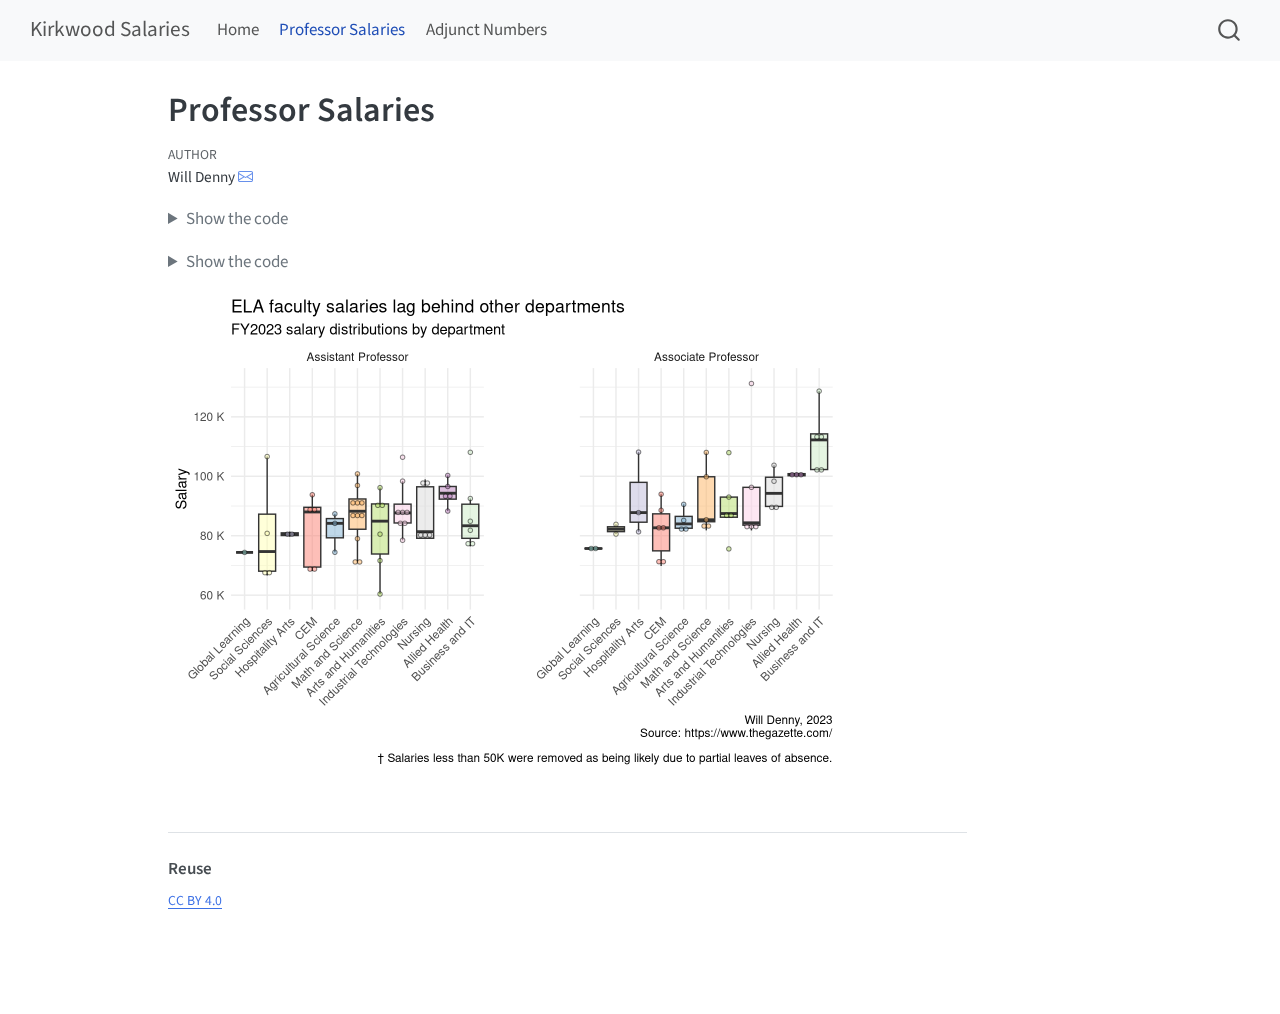
<file: professors.html>
<!DOCTYPE html>
<html xmlns="http://www.w3.org/1999/xhtml" lang="en" xml:lang="en"><head>

<meta charset="utf-8">
<meta name="generator" content="quarto-1.5.8">

<meta name="viewport" content="width=device-width, initial-scale=1.0, user-scalable=yes">

<meta name="author" content="Will Denny">

<title>Kirkwood Salaries – Professor Salaries</title>
<style>
code{white-space: pre-wrap;}
span.smallcaps{font-variant: small-caps;}
div.columns{display: flex; gap: min(4vw, 1.5em);}
div.column{flex: auto; overflow-x: auto;}
div.hanging-indent{margin-left: 1.5em; text-indent: -1.5em;}
ul.task-list{list-style: none;}
ul.task-list li input[type="checkbox"] {
  width: 0.8em;
  margin: 0 0.8em 0.2em -1em; /* quarto-specific, see https://github.com/quarto-dev/quarto-cli/issues/4556 */ 
  vertical-align: middle;
}
/* CSS for syntax highlighting */
pre > code.sourceCode { white-space: pre; position: relative; }
pre > code.sourceCode > span { line-height: 1.25; }
pre > code.sourceCode > span:empty { height: 1.2em; }
.sourceCode { overflow: visible; }
code.sourceCode > span { color: inherit; text-decoration: inherit; }
div.sourceCode { margin: 1em 0; }
pre.sourceCode { margin: 0; }
@media screen {
div.sourceCode { overflow: auto; }
}
@media print {
pre > code.sourceCode { white-space: pre-wrap; }
pre > code.sourceCode > span { text-indent: -5em; padding-left: 5em; }
}
pre.numberSource code
  { counter-reset: source-line 0; }
pre.numberSource code > span
  { position: relative; left: -4em; counter-increment: source-line; }
pre.numberSource code > span > a:first-child::before
  { content: counter(source-line);
    position: relative; left: -1em; text-align: right; vertical-align: baseline;
    border: none; display: inline-block;
    -webkit-touch-callout: none; -webkit-user-select: none;
    -khtml-user-select: none; -moz-user-select: none;
    -ms-user-select: none; user-select: none;
    padding: 0 4px; width: 4em;
  }
pre.numberSource { margin-left: 3em;  padding-left: 4px; }
div.sourceCode
  {   }
@media screen {
pre > code.sourceCode > span > a:first-child::before { text-decoration: underline; }
}
</style>


<script src="site_libs/quarto-nav/quarto-nav.js"></script>
<script src="site_libs/quarto-nav/headroom.min.js"></script>
<script src="site_libs/clipboard/clipboard.min.js"></script>
<script src="site_libs/quarto-search/autocomplete.umd.js"></script>
<script src="site_libs/quarto-search/fuse.min.js"></script>
<script src="site_libs/quarto-search/quarto-search.js"></script>
<meta name="quarto:offset" content="./">
<script src="site_libs/quarto-html/quarto.js"></script>
<script src="site_libs/quarto-html/popper.min.js"></script>
<script src="site_libs/quarto-html/tippy.umd.min.js"></script>
<script src="site_libs/quarto-html/anchor.min.js"></script>
<link href="site_libs/quarto-html/tippy.css" rel="stylesheet">
<link href="site_libs/quarto-html/quarto-syntax-highlighting.css" rel="stylesheet" id="quarto-text-highlighting-styles">
<script src="site_libs/bootstrap/bootstrap.min.js"></script>
<link href="site_libs/bootstrap/bootstrap-icons.css" rel="stylesheet">
<link href="site_libs/bootstrap/bootstrap.min.css" rel="stylesheet" id="quarto-bootstrap" data-mode="light">
<script id="quarto-search-options" type="application/json">{
  "location": "navbar",
  "copy-button": false,
  "collapse-after": 3,
  "panel-placement": "end",
  "type": "overlay",
  "limit": 50,
  "keyboard-shortcut": [
    "f",
    "/",
    "s"
  ],
  "show-item-context": false,
  "language": {
    "search-no-results-text": "No results",
    "search-matching-documents-text": "matching documents",
    "search-copy-link-title": "Copy link to search",
    "search-hide-matches-text": "Hide additional matches",
    "search-more-match-text": "more match in this document",
    "search-more-matches-text": "more matches in this document",
    "search-clear-button-title": "Clear",
    "search-text-placeholder": "",
    "search-detached-cancel-button-title": "Cancel",
    "search-submit-button-title": "Submit",
    "search-label": "Search"
  }
}</script>


<link rel="stylesheet" href="styles.css">
</head>

<body class="nav-fixed">

<div id="quarto-search-results"></div>
  <header id="quarto-header" class="headroom fixed-top">
    <nav class="navbar navbar-expand-lg " data-bs-theme="dark">
      <div class="navbar-container container-fluid">
      <div class="navbar-brand-container mx-auto">
    <a class="navbar-brand" href="./index.html">
    <span class="navbar-title">Kirkwood Salaries</span>
    </a>
  </div>
            <div id="quarto-search" class="" title="Search"></div>
          <button class="navbar-toggler" type="button" data-bs-toggle="collapse" data-bs-target="#navbarCollapse" aria-controls="navbarCollapse" aria-expanded="false" aria-label="Toggle navigation" onclick="if (window.quartoToggleHeadroom) { window.quartoToggleHeadroom(); }">
  <span class="navbar-toggler-icon"></span>
</button>
          <div class="collapse navbar-collapse" id="navbarCollapse">
            <ul class="navbar-nav navbar-nav-scroll me-auto">
  <li class="nav-item">
    <a class="nav-link" href="./index.html"> 
<span class="menu-text">Home</span></a>
  </li>  
  <li class="nav-item">
    <a class="nav-link active" href="./professors.html" aria-current="page"> 
<span class="menu-text">Professor Salaries</span></a>
  </li>  
  <li class="nav-item">
    <a class="nav-link" href="./adjuncts.html"> 
<span class="menu-text">Adjunct Numbers</span></a>
  </li>  
</ul>
          </div> <!-- /navcollapse -->
          <div class="quarto-navbar-tools">
</div>
      </div> <!-- /container-fluid -->
    </nav>
</header>
<!-- content -->
<div id="quarto-content" class="quarto-container page-columns page-rows-contents page-layout-article page-navbar">
<!-- sidebar -->
<!-- margin-sidebar -->
    <div id="quarto-margin-sidebar" class="sidebar margin-sidebar zindex-bottom">
        
    </div>
<!-- main -->
<main class="content" id="quarto-document-content">

<header id="title-block-header" class="quarto-title-block default">
<div class="quarto-title">
<h1 class="title">Professor Salaries</h1>
</div>



<div class="quarto-title-meta">

    <div>
    <div class="quarto-title-meta-heading">Author</div>
    <div class="quarto-title-meta-contents">
             <p>Will Denny <a href="mailto:will@wjdenny.com" class="quarto-title-author-email"><i class="bi bi-envelope"></i></a> </p>
          </div>
  </div>
    
  
    
  </div>
  


</header>


<div class="cell">
<details class="code-fold">
<summary>Show the code</summary>
<div class="sourceCode cell-code" id="cb1"><pre class="sourceCode r code-with-copy"><code class="sourceCode r"><span id="cb1-1"><a href="#cb1-1" aria-hidden="true" tabindex="-1"></a>salaries <span class="ot">&lt;-</span> <span class="fu">read_csv</span>(<span class="st">"FY2023.csv"</span>, <span class="at">show_col_types =</span> <span class="cn">FALSE</span>)</span>
<span id="cb1-2"><a href="#cb1-2" aria-hidden="true" tabindex="-1"></a></span>
<span id="cb1-3"><a href="#cb1-3" aria-hidden="true" tabindex="-1"></a>professors <span class="ot">&lt;-</span> salaries <span class="sc">%&gt;%</span></span>
<span id="cb1-4"><a href="#cb1-4" aria-hidden="true" tabindex="-1"></a>    <span class="co"># We only need the title, department, and salary variables.</span></span>
<span id="cb1-5"><a href="#cb1-5" aria-hidden="true" tabindex="-1"></a>    <span class="fu">select</span>(title, <span class="at">Department =</span> department, <span class="at">Salary =</span> salary) <span class="sc">%&gt;%</span></span>
<span id="cb1-6"><a href="#cb1-6" aria-hidden="true" tabindex="-1"></a></span>
<span id="cb1-7"><a href="#cb1-7" aria-hidden="true" tabindex="-1"></a>    <span class="co"># We want only Assistant and Assoicate Professors; they have the largest</span></span>
<span id="cb1-8"><a href="#cb1-8" aria-hidden="true" tabindex="-1"></a>    <span class="co"># differences between departments. Full Professors have less variation</span></span>
<span id="cb1-9"><a href="#cb1-9" aria-hidden="true" tabindex="-1"></a>    <span class="co"># between departments.</span></span>
<span id="cb1-10"><a href="#cb1-10" aria-hidden="true" tabindex="-1"></a>    <span class="fu">filter</span>(title <span class="sc">==</span> <span class="st">"Assistant Professor"</span> <span class="sc">|</span> title <span class="sc">==</span> <span class="st">"Associate Professor"</span>) <span class="sc">%&gt;%</span></span>
<span id="cb1-11"><a href="#cb1-11" aria-hidden="true" tabindex="-1"></a>    <span class="co"># filter(title == "Assistant Professor" | title == "Associate Professor" | title == "Professor") %&gt;%</span></span>
<span id="cb1-12"><a href="#cb1-12" aria-hidden="true" tabindex="-1"></a></span>
<span id="cb1-13"><a href="#cb1-13" aria-hidden="true" tabindex="-1"></a>    <span class="co"># Clean up the department names.</span></span>
<span id="cb1-14"><a href="#cb1-14" aria-hidden="true" tabindex="-1"></a>    <span class="co"># </span><span class="al">TODO</span><span class="co">: Consider combining some of these.</span></span>
<span id="cb1-15"><a href="#cb1-15" aria-hidden="true" tabindex="-1"></a>    <span class="fu">mutate</span>(<span class="at">Department =</span> <span class="fu">case_match</span>(Department,</span>
<span id="cb1-16"><a href="#cb1-16" aria-hidden="true" tabindex="-1"></a>        <span class="fu">c</span>(<span class="st">"Nursing Programs"</span>) <span class="sc">~</span> <span class="st">"Nursing"</span>,</span>
<span id="cb1-17"><a href="#cb1-17" aria-hidden="true" tabindex="-1"></a>        <span class="fu">c</span>(<span class="st">"Agricultural Science"</span>) <span class="sc">~</span> <span class="st">"Agricultural Science"</span>,</span>
<span id="cb1-18"><a href="#cb1-18" aria-hidden="true" tabindex="-1"></a>        <span class="fu">c</span>(<span class="st">"Arts/Humanities"</span>) <span class="sc">~</span> <span class="st">"Arts and Humanities"</span>,</span>
<span id="cb1-19"><a href="#cb1-19" aria-hidden="true" tabindex="-1"></a>        <span class="fu">c</span>(<span class="st">"Social Sciences"</span>) <span class="sc">~</span> <span class="st">"Social Sciences"</span>,</span>
<span id="cb1-20"><a href="#cb1-20" aria-hidden="true" tabindex="-1"></a>        <span class="fu">c</span>(<span class="st">"Allied Health"</span>) <span class="sc">~</span> <span class="st">"Allied Health"</span>,</span>
<span id="cb1-21"><a href="#cb1-21" aria-hidden="true" tabindex="-1"></a>        <span class="fu">c</span>(<span class="st">"Math/Science"</span>) <span class="sc">~</span> <span class="st">"Math and Science"</span>,</span>
<span id="cb1-22"><a href="#cb1-22" aria-hidden="true" tabindex="-1"></a>        <span class="fu">c</span>(<span class="st">"Business and Information Tech"</span>) <span class="sc">~</span> <span class="st">"Business and IT"</span>,</span>
<span id="cb1-23"><a href="#cb1-23" aria-hidden="true" tabindex="-1"></a>        <span class="fu">c</span>(<span class="st">"Industrial Technologies"</span>) <span class="sc">~</span> <span class="st">"Industrial Technologies"</span>,</span>
<span id="cb1-24"><a href="#cb1-24" aria-hidden="true" tabindex="-1"></a>        <span class="fu">c</span>(<span class="st">"Communication/English/Media"</span>) <span class="sc">~</span> <span class="st">"CEM"</span>,</span>
<span id="cb1-25"><a href="#cb1-25" aria-hidden="true" tabindex="-1"></a>        <span class="fu">c</span>(<span class="st">"International Programs"</span>) <span class="sc">~</span> <span class="st">"Global Learning"</span>,</span>
<span id="cb1-26"><a href="#cb1-26" aria-hidden="true" tabindex="-1"></a>        <span class="fu">c</span>(<span class="st">"Hospitality Arts"</span>) <span class="sc">~</span> <span class="st">"Hospitality Arts"</span>,</span>
<span id="cb1-27"><a href="#cb1-27" aria-hidden="true" tabindex="-1"></a>        <span class="at">.default =</span> <span class="cn">NA</span></span>
<span id="cb1-28"><a href="#cb1-28" aria-hidden="true" tabindex="-1"></a>    )) <span class="sc">%&gt;%</span></span>
<span id="cb1-29"><a href="#cb1-29" aria-hidden="true" tabindex="-1"></a></span>
<span id="cb1-30"><a href="#cb1-30" aria-hidden="true" tabindex="-1"></a>    <span class="co"># Remove any other departments; this excludes some regional centers and a</span></span>
<span id="cb1-31"><a href="#cb1-31" aria-hidden="true" tabindex="-1"></a>    <span class="co"># few professors from the Dean of Students office.</span></span>
<span id="cb1-32"><a href="#cb1-32" aria-hidden="true" tabindex="-1"></a>    <span class="fu">drop_na</span>() <span class="sc">%&gt;%</span></span>
<span id="cb1-33"><a href="#cb1-33" aria-hidden="true" tabindex="-1"></a></span>
<span id="cb1-34"><a href="#cb1-34" aria-hidden="true" tabindex="-1"></a>    <span class="co"># Remove any salary below 50,000 because it is likely they were on some kind</span></span>
<span id="cb1-35"><a href="#cb1-35" aria-hidden="true" tabindex="-1"></a>    <span class="co"># of partial leave arrangement.</span></span>
<span id="cb1-36"><a href="#cb1-36" aria-hidden="true" tabindex="-1"></a>    <span class="fu">filter</span>(Salary <span class="sc">&gt;</span> <span class="dv">50000</span>) <span class="sc">%&gt;%</span></span>
<span id="cb1-37"><a href="#cb1-37" aria-hidden="true" tabindex="-1"></a></span>
<span id="cb1-38"><a href="#cb1-38" aria-hidden="true" tabindex="-1"></a>    <span class="co"># Sort the departments by the median salary in ascending order.</span></span>
<span id="cb1-39"><a href="#cb1-39" aria-hidden="true" tabindex="-1"></a>    <span class="fu">mutate</span>(<span class="at">Department =</span> <span class="fu">fct_reorder</span>(Department, Salary, median))</span></code><button title="Copy to Clipboard" class="code-copy-button"><i class="bi"></i></button></pre></div>
</details>
</div>
<div class="cell">
<details class="code-fold">
<summary>Show the code</summary>
<div class="sourceCode cell-code" id="cb2"><pre class="sourceCode r code-with-copy"><code class="sourceCode r"><span id="cb2-1"><a href="#cb2-1" aria-hidden="true" tabindex="-1"></a>professors <span class="sc">%&gt;%</span></span>
<span id="cb2-2"><a href="#cb2-2" aria-hidden="true" tabindex="-1"></a>   <span class="co"># Build the chart.</span></span>
<span id="cb2-3"><a href="#cb2-3" aria-hidden="true" tabindex="-1"></a>    <span class="fu">ggplot</span>(<span class="fu">aes</span>(Department, Salary, <span class="at">fill =</span> Department)) <span class="sc">+</span></span>
<span id="cb2-4"><a href="#cb2-4" aria-hidden="true" tabindex="-1"></a></span>
<span id="cb2-5"><a href="#cb2-5" aria-hidden="true" tabindex="-1"></a>    <span class="co"># Add a layer of boxplots.</span></span>
<span id="cb2-6"><a href="#cb2-6" aria-hidden="true" tabindex="-1"></a>    <span class="fu">geom_boxplot</span>(<span class="at">alpha =</span> <span class="fl">0.5</span>, <span class="at">outlier.shape =</span> <span class="cn">NA</span>) <span class="sc">+</span></span>
<span id="cb2-7"><a href="#cb2-7" aria-hidden="true" tabindex="-1"></a></span>
<span id="cb2-8"><a href="#cb2-8" aria-hidden="true" tabindex="-1"></a>    <span class="co"># Add a layer of dotplot to complement the boxplot visualization.</span></span>
<span id="cb2-9"><a href="#cb2-9" aria-hidden="true" tabindex="-1"></a>    <span class="fu">geom_dotplot</span>(<span class="at">binaxis =</span> <span class="st">"y"</span>, <span class="at">stackdir =</span> <span class="st">"center"</span>, <span class="at">dotsize =</span> <span class="fl">0.5</span>, <span class="at">alpha =</span> <span class="fl">0.5</span>, <span class="at">binwidth=</span><span class="dv">3000</span>) <span class="sc">+</span></span>
<span id="cb2-10"><a href="#cb2-10" aria-hidden="true" tabindex="-1"></a></span>
<span id="cb2-11"><a href="#cb2-11" aria-hidden="true" tabindex="-1"></a>    <span class="co"># Facet the chart for the two different types of professors.</span></span>
<span id="cb2-12"><a href="#cb2-12" aria-hidden="true" tabindex="-1"></a>    <span class="fu">facet_wrap</span>(<span class="sc">~</span> title) <span class="sc">+</span></span>
<span id="cb2-13"><a href="#cb2-13" aria-hidden="true" tabindex="-1"></a></span>
<span id="cb2-14"><a href="#cb2-14" aria-hidden="true" tabindex="-1"></a>    <span class="co"># Adjust the theme to make it pretty.</span></span>
<span id="cb2-15"><a href="#cb2-15" aria-hidden="true" tabindex="-1"></a>    <span class="fu">theme_minimal</span>() <span class="sc">+</span></span>
<span id="cb2-16"><a href="#cb2-16" aria-hidden="true" tabindex="-1"></a>    <span class="fu">theme</span>(</span>
<span id="cb2-17"><a href="#cb2-17" aria-hidden="true" tabindex="-1"></a>        <span class="at">axis.text.x =</span> <span class="fu">element_text</span>(<span class="at">angle =</span> <span class="dv">45</span>, <span class="at">vjust =</span> <span class="dv">1</span>, <span class="at">hjust =</span> <span class="dv">1</span>),</span>
<span id="cb2-18"><a href="#cb2-18" aria-hidden="true" tabindex="-1"></a>        <span class="at">panel.spacing.x =</span> <span class="fu">unit</span>(<span class="dv">5</span>, <span class="st">"line"</span>)) <span class="sc">+</span></span>
<span id="cb2-19"><a href="#cb2-19" aria-hidden="true" tabindex="-1"></a></span>
<span id="cb2-20"><a href="#cb2-20" aria-hidden="true" tabindex="-1"></a>    <span class="co"># Adjust color palette</span></span>
<span id="cb2-21"><a href="#cb2-21" aria-hidden="true" tabindex="-1"></a>    <span class="co"># </span><span class="al">TODO</span><span class="co">: If I can get the number of departments to 8 or under, I can use "Accent"</span></span>
<span id="cb2-22"><a href="#cb2-22" aria-hidden="true" tabindex="-1"></a>    <span class="fu">scale_fill_brewer</span>(<span class="at">palette =</span> <span class="st">"Set3"</span>) <span class="sc">+</span></span>
<span id="cb2-23"><a href="#cb2-23" aria-hidden="true" tabindex="-1"></a></span>
<span id="cb2-24"><a href="#cb2-24" aria-hidden="true" tabindex="-1"></a>    <span class="co"># Add labels</span></span>
<span id="cb2-25"><a href="#cb2-25" aria-hidden="true" tabindex="-1"></a>    <span class="fu">labs</span>(</span>
<span id="cb2-26"><a href="#cb2-26" aria-hidden="true" tabindex="-1"></a>        <span class="at">title =</span> <span class="st">"ELA faculty salaries lag behind other departments"</span>,</span>
<span id="cb2-27"><a href="#cb2-27" aria-hidden="true" tabindex="-1"></a>        <span class="at">subtitle =</span>  <span class="st">"FY2023 salary distributions by department"</span>,</span>
<span id="cb2-28"><a href="#cb2-28" aria-hidden="true" tabindex="-1"></a>        <span class="at">caption =</span> <span class="fu">paste</span>(</span>
<span id="cb2-29"><a href="#cb2-29" aria-hidden="true" tabindex="-1"></a>            <span class="at">sep =</span> <span class="st">"</span><span class="sc">\n</span><span class="st">"</span>,</span>
<span id="cb2-30"><a href="#cb2-30" aria-hidden="true" tabindex="-1"></a>            <span class="st">"Will Denny, 2023"</span>,</span>
<span id="cb2-31"><a href="#cb2-31" aria-hidden="true" tabindex="-1"></a>            <span class="st">"Source: https://www.thegazette.com/"</span>,</span>
<span id="cb2-32"><a href="#cb2-32" aria-hidden="true" tabindex="-1"></a>            <span class="st">""</span>,</span>
<span id="cb2-33"><a href="#cb2-33" aria-hidden="true" tabindex="-1"></a>            <span class="st">"† Salaries less than 50K were removed as being likely due to partial leaves of absence."</span></span>
<span id="cb2-34"><a href="#cb2-34" aria-hidden="true" tabindex="-1"></a>    )) <span class="sc">+</span></span>
<span id="cb2-35"><a href="#cb2-35" aria-hidden="true" tabindex="-1"></a></span>
<span id="cb2-36"><a href="#cb2-36" aria-hidden="true" tabindex="-1"></a>    <span class="fu">scale_y_continuous</span>(<span class="at">label =</span> scales<span class="sc">::</span><span class="fu">unit_format</span>(<span class="at">unit =</span> <span class="st">"K"</span>, <span class="at">scale =</span> <span class="fl">1e-3</span>)) <span class="sc">+</span></span>
<span id="cb2-37"><a href="#cb2-37" aria-hidden="true" tabindex="-1"></a>  </span>
<span id="cb2-38"><a href="#cb2-38" aria-hidden="true" tabindex="-1"></a>    <span class="fu">guides</span>(<span class="at">fill =</span> <span class="st">"none"</span>) <span class="sc">+</span></span>
<span id="cb2-39"><a href="#cb2-39" aria-hidden="true" tabindex="-1"></a>    <span class="fu">xlab</span>(<span class="cn">NULL</span>)</span></code><button title="Copy to Clipboard" class="code-copy-button"><i class="bi"></i></button></pre></div>
</details>
<div class="cell-output-display">
<div>
<figure class="figure">
<p><img src="professors_files/figure-html/unnamed-chunk-3-1.png" class="img-fluid figure-img" width="672"></p>
</figure>
</div>
</div>
</div>



<div id="quarto-appendix" class="default"><section class="quarto-appendix-contents" id="quarto-reuse"><h2 class="anchored quarto-appendix-heading">Reuse</h2><div class="quarto-appendix-contents"><div><a rel="license" href="https://creativecommons.org/licenses/by/4.0/">CC BY 4.0</a></div></div></section></div></main> <!-- /main -->
<script id="quarto-html-after-body" type="application/javascript">
window.document.addEventListener("DOMContentLoaded", function (event) {
  const toggleBodyColorMode = (bsSheetEl) => {
    const mode = bsSheetEl.getAttribute("data-mode");
    const bodyEl = window.document.querySelector("body");
    if (mode === "dark") {
      bodyEl.classList.add("quarto-dark");
      bodyEl.classList.remove("quarto-light");
    } else {
      bodyEl.classList.add("quarto-light");
      bodyEl.classList.remove("quarto-dark");
    }
  }
  const toggleBodyColorPrimary = () => {
    const bsSheetEl = window.document.querySelector("link#quarto-bootstrap");
    if (bsSheetEl) {
      toggleBodyColorMode(bsSheetEl);
    }
  }
  toggleBodyColorPrimary();  
  const icon = "";
  const anchorJS = new window.AnchorJS();
  anchorJS.options = {
    placement: 'right',
    icon: icon
  };
  anchorJS.add('.anchored');
  const isCodeAnnotation = (el) => {
    for (const clz of el.classList) {
      if (clz.startsWith('code-annotation-')) {                     
        return true;
      }
    }
    return false;
  }
  const clipboard = new window.ClipboardJS('.code-copy-button', {
    text: function(trigger) {
      const codeEl = trigger.previousElementSibling.cloneNode(true);
      for (const childEl of codeEl.children) {
        if (isCodeAnnotation(childEl)) {
          childEl.remove();
        }
      }
      return codeEl.innerText;
    }
  });
  clipboard.on('success', function(e) {
    // button target
    const button = e.trigger;
    // don't keep focus
    button.blur();
    // flash "checked"
    button.classList.add('code-copy-button-checked');
    var currentTitle = button.getAttribute("title");
    button.setAttribute("title", "Copied!");
    let tooltip;
    if (window.bootstrap) {
      button.setAttribute("data-bs-toggle", "tooltip");
      button.setAttribute("data-bs-placement", "left");
      button.setAttribute("data-bs-title", "Copied!");
      tooltip = new bootstrap.Tooltip(button, 
        { trigger: "manual", 
          customClass: "code-copy-button-tooltip",
          offset: [0, -8]});
      tooltip.show();    
    }
    setTimeout(function() {
      if (tooltip) {
        tooltip.hide();
        button.removeAttribute("data-bs-title");
        button.removeAttribute("data-bs-toggle");
        button.removeAttribute("data-bs-placement");
      }
      button.setAttribute("title", currentTitle);
      button.classList.remove('code-copy-button-checked');
    }, 1000);
    // clear code selection
    e.clearSelection();
  });
  function tippyHover(el, contentFn, onTriggerFn, onUntriggerFn) {
    const config = {
      allowHTML: true,
      maxWidth: 500,
      delay: 100,
      arrow: false,
      appendTo: function(el) {
          return el.parentElement;
      },
      interactive: true,
      interactiveBorder: 10,
      theme: 'quarto',
      placement: 'bottom-start',
    };
    if (contentFn) {
      config.content = contentFn;
    }
    if (onTriggerFn) {
      config.onTrigger = onTriggerFn;
    }
    if (onUntriggerFn) {
      config.onUntrigger = onUntriggerFn;
    }
    window.tippy(el, config); 
  }
  const noterefs = window.document.querySelectorAll('a[role="doc-noteref"]');
  for (var i=0; i<noterefs.length; i++) {
    const ref = noterefs[i];
    tippyHover(ref, function() {
      // use id or data attribute instead here
      let href = ref.getAttribute('data-footnote-href') || ref.getAttribute('href');
      try { href = new URL(href).hash; } catch {}
      const id = href.replace(/^#\/?/, "");
      const note = window.document.getElementById(id);
      return note.innerHTML;
    });
  }
  const xrefs = window.document.querySelectorAll('a.quarto-xref');
  const processXRef = (id, note) => {
    // Strip column container classes
    const stripColumnClz = (el) => {
      el.classList.remove("page-full", "page-columns");
      if (el.children) {
        for (const child of el.children) {
          stripColumnClz(child);
        }
      }
    }
    stripColumnClz(note)
    if (id === null || id.startsWith('sec-')) {
      // Special case sections, only their first couple elements
      const container = document.createElement("div");
      if (note.children && note.children.length > 2) {
        container.appendChild(note.children[0].cloneNode(true));
        for (let i = 1; i < note.children.length; i++) {
          const child = note.children[i];
          if (child.tagName === "P" && child.innerText === "") {
            continue;
          } else {
            container.appendChild(child.cloneNode(true));
            break;
          }
        }
        if (window.Quarto?.typesetMath) {
          window.Quarto.typesetMath(container);
        }
        return container.innerHTML
      } else {
        if (window.Quarto?.typesetMath) {
          window.Quarto.typesetMath(note);
        }
        return note.innerHTML;
      }
    } else {
      // Remove any anchor links if they are present
      const anchorLink = note.querySelector('a.anchorjs-link');
      if (anchorLink) {
        anchorLink.remove();
      }
      if (window.Quarto?.typesetMath) {
        window.Quarto.typesetMath(note);
      }
      // TODO in 1.5, we should make sure this works without a callout special case
      if (note.classList.contains("callout")) {
        return note.outerHTML;
      } else {
        return note.innerHTML;
      }
    }
  }
  for (var i=0; i<xrefs.length; i++) {
    const xref = xrefs[i];
    tippyHover(xref, undefined, function(instance) {
      instance.disable();
      let url = xref.getAttribute('href');
      let hash = undefined; 
      if (url.startsWith('#')) {
        hash = url;
      } else {
        try { hash = new URL(url).hash; } catch {}
      }
      if (hash) {
        const id = hash.replace(/^#\/?/, "");
        const note = window.document.getElementById(id);
        if (note !== null) {
          try {
            const html = processXRef(id, note.cloneNode(true));
            instance.setContent(html);
          } finally {
            instance.enable();
            instance.show();
          }
        } else {
          // See if we can fetch this
          fetch(url.split('#')[0])
          .then(res => res.text())
          .then(html => {
            const parser = new DOMParser();
            const htmlDoc = parser.parseFromString(html, "text/html");
            const note = htmlDoc.getElementById(id);
            if (note !== null) {
              const html = processXRef(id, note);
              instance.setContent(html);
            } 
          }).finally(() => {
            instance.enable();
            instance.show();
          });
        }
      } else {
        // See if we can fetch a full url (with no hash to target)
        // This is a special case and we should probably do some content thinning / targeting
        fetch(url)
        .then(res => res.text())
        .then(html => {
          const parser = new DOMParser();
          const htmlDoc = parser.parseFromString(html, "text/html");
          const note = htmlDoc.querySelector('main.content');
          if (note !== null) {
            // This should only happen for chapter cross references
            // (since there is no id in the URL)
            // remove the first header
            if (note.children.length > 0 && note.children[0].tagName === "HEADER") {
              note.children[0].remove();
            }
            const html = processXRef(null, note);
            instance.setContent(html);
          } 
        }).finally(() => {
          instance.enable();
          instance.show();
        });
      }
    }, function(instance) {
    });
  }
      let selectedAnnoteEl;
      const selectorForAnnotation = ( cell, annotation) => {
        let cellAttr = 'data-code-cell="' + cell + '"';
        let lineAttr = 'data-code-annotation="' +  annotation + '"';
        const selector = 'span[' + cellAttr + '][' + lineAttr + ']';
        return selector;
      }
      const selectCodeLines = (annoteEl) => {
        const doc = window.document;
        const targetCell = annoteEl.getAttribute("data-target-cell");
        const targetAnnotation = annoteEl.getAttribute("data-target-annotation");
        const annoteSpan = window.document.querySelector(selectorForAnnotation(targetCell, targetAnnotation));
        const lines = annoteSpan.getAttribute("data-code-lines").split(",");
        const lineIds = lines.map((line) => {
          return targetCell + "-" + line;
        })
        let top = null;
        let height = null;
        let parent = null;
        if (lineIds.length > 0) {
            //compute the position of the single el (top and bottom and make a div)
            const el = window.document.getElementById(lineIds[0]);
            top = el.offsetTop;
            height = el.offsetHeight;
            parent = el.parentElement.parentElement;
          if (lineIds.length > 1) {
            const lastEl = window.document.getElementById(lineIds[lineIds.length - 1]);
            const bottom = lastEl.offsetTop + lastEl.offsetHeight;
            height = bottom - top;
          }
          if (top !== null && height !== null && parent !== null) {
            // cook up a div (if necessary) and position it 
            let div = window.document.getElementById("code-annotation-line-highlight");
            if (div === null) {
              div = window.document.createElement("div");
              div.setAttribute("id", "code-annotation-line-highlight");
              div.style.position = 'absolute';
              parent.appendChild(div);
            }
            div.style.top = top - 2 + "px";
            div.style.height = height + 4 + "px";
            div.style.left = 0;
            let gutterDiv = window.document.getElementById("code-annotation-line-highlight-gutter");
            if (gutterDiv === null) {
              gutterDiv = window.document.createElement("div");
              gutterDiv.setAttribute("id", "code-annotation-line-highlight-gutter");
              gutterDiv.style.position = 'absolute';
              const codeCell = window.document.getElementById(targetCell);
              const gutter = codeCell.querySelector('.code-annotation-gutter');
              gutter.appendChild(gutterDiv);
            }
            gutterDiv.style.top = top - 2 + "px";
            gutterDiv.style.height = height + 4 + "px";
          }
          selectedAnnoteEl = annoteEl;
        }
      };
      const unselectCodeLines = () => {
        const elementsIds = ["code-annotation-line-highlight", "code-annotation-line-highlight-gutter"];
        elementsIds.forEach((elId) => {
          const div = window.document.getElementById(elId);
          if (div) {
            div.remove();
          }
        });
        selectedAnnoteEl = undefined;
      };
        // Handle positioning of the toggle
    window.addEventListener(
      "resize",
      throttle(() => {
        elRect = undefined;
        if (selectedAnnoteEl) {
          selectCodeLines(selectedAnnoteEl);
        }
      }, 10)
    );
    function throttle(fn, ms) {
    let throttle = false;
    let timer;
      return (...args) => {
        if(!throttle) { // first call gets through
            fn.apply(this, args);
            throttle = true;
        } else { // all the others get throttled
            if(timer) clearTimeout(timer); // cancel #2
            timer = setTimeout(() => {
              fn.apply(this, args);
              timer = throttle = false;
            }, ms);
        }
      };
    }
      // Attach click handler to the DT
      const annoteDls = window.document.querySelectorAll('dt[data-target-cell]');
      for (const annoteDlNode of annoteDls) {
        annoteDlNode.addEventListener('click', (event) => {
          const clickedEl = event.target;
          if (clickedEl !== selectedAnnoteEl) {
            unselectCodeLines();
            const activeEl = window.document.querySelector('dt[data-target-cell].code-annotation-active');
            if (activeEl) {
              activeEl.classList.remove('code-annotation-active');
            }
            selectCodeLines(clickedEl);
            clickedEl.classList.add('code-annotation-active');
          } else {
            // Unselect the line
            unselectCodeLines();
            clickedEl.classList.remove('code-annotation-active');
          }
        });
      }
  const findCites = (el) => {
    const parentEl = el.parentElement;
    if (parentEl) {
      const cites = parentEl.dataset.cites;
      if (cites) {
        return {
          el,
          cites: cites.split(' ')
        };
      } else {
        return findCites(el.parentElement)
      }
    } else {
      return undefined;
    }
  };
  var bibliorefs = window.document.querySelectorAll('a[role="doc-biblioref"]');
  for (var i=0; i<bibliorefs.length; i++) {
    const ref = bibliorefs[i];
    const citeInfo = findCites(ref);
    if (citeInfo) {
      tippyHover(citeInfo.el, function() {
        var popup = window.document.createElement('div');
        citeInfo.cites.forEach(function(cite) {
          var citeDiv = window.document.createElement('div');
          citeDiv.classList.add('hanging-indent');
          citeDiv.classList.add('csl-entry');
          var biblioDiv = window.document.getElementById('ref-' + cite);
          if (biblioDiv) {
            citeDiv.innerHTML = biblioDiv.innerHTML;
          }
          popup.appendChild(citeDiv);
        });
        return popup.innerHTML;
      });
    }
  }
});
</script>
</div> <!-- /content -->




</body></html>
</file>
<file: site_libs/quarto-html/tippy.css>
.tippy-box[data-animation=fade][data-state=hidden]{opacity:0}[data-tippy-root]{max-width:calc(100vw - 10px)}.tippy-box{position:relative;background-color:#333;color:#fff;border-radius:4px;font-size:14px;line-height:1.4;white-space:normal;outline:0;transition-property:transform,visibility,opacity}.tippy-box[data-placement^=top]>.tippy-arrow{bottom:0}.tippy-box[data-placement^=top]>.tippy-arrow:before{bottom:-7px;left:0;border-width:8px 8px 0;border-top-color:initial;transform-origin:center top}.tippy-box[data-placement^=bottom]>.tippy-arrow{top:0}.tippy-box[data-placement^=bottom]>.tippy-arrow:before{top:-7px;left:0;border-width:0 8px 8px;border-bottom-color:initial;transform-origin:center bottom}.tippy-box[data-placement^=left]>.tippy-arrow{right:0}.tippy-box[data-placement^=left]>.tippy-arrow:before{border-width:8px 0 8px 8px;border-left-color:initial;right:-7px;transform-origin:center left}.tippy-box[data-placement^=right]>.tippy-arrow{left:0}.tippy-box[data-placement^=right]>.tippy-arrow:before{left:-7px;border-width:8px 8px 8px 0;border-right-color:initial;transform-origin:center right}.tippy-box[data-inertia][data-state=visible]{transition-timing-function:cubic-bezier(.54,1.5,.38,1.11)}.tippy-arrow{width:16px;height:16px;color:#333}.tippy-arrow:before{content:"";position:absolute;border-color:transparent;border-style:solid}.tippy-content{position:relative;padding:5px 9px;z-index:1}
</file>
<file: site_libs/quarto-html/quarto-syntax-highlighting.css>
/* quarto syntax highlight colors */
:root {
  --quarto-hl-ot-color: #003B4F;
  --quarto-hl-at-color: #657422;
  --quarto-hl-ss-color: #20794D;
  --quarto-hl-an-color: #5E5E5E;
  --quarto-hl-fu-color: #4758AB;
  --quarto-hl-st-color: #20794D;
  --quarto-hl-cf-color: #003B4F;
  --quarto-hl-op-color: #5E5E5E;
  --quarto-hl-er-color: #AD0000;
  --quarto-hl-bn-color: #AD0000;
  --quarto-hl-al-color: #AD0000;
  --quarto-hl-va-color: #111111;
  --quarto-hl-bu-color: inherit;
  --quarto-hl-ex-color: inherit;
  --quarto-hl-pp-color: #AD0000;
  --quarto-hl-in-color: #5E5E5E;
  --quarto-hl-vs-color: #20794D;
  --quarto-hl-wa-color: #5E5E5E;
  --quarto-hl-do-color: #5E5E5E;
  --quarto-hl-im-color: #00769E;
  --quarto-hl-ch-color: #20794D;
  --quarto-hl-dt-color: #AD0000;
  --quarto-hl-fl-color: #AD0000;
  --quarto-hl-co-color: #5E5E5E;
  --quarto-hl-cv-color: #5E5E5E;
  --quarto-hl-cn-color: #8f5902;
  --quarto-hl-sc-color: #5E5E5E;
  --quarto-hl-dv-color: #AD0000;
  --quarto-hl-kw-color: #003B4F;
}

/* other quarto variables */
:root {
  --quarto-font-monospace: SFMono-Regular, Menlo, Monaco, Consolas, "Liberation Mono", "Courier New", monospace;
}

pre > code.sourceCode > span {
  color: #003B4F;
}

code span {
  color: #003B4F;
}

code.sourceCode > span {
  color: #003B4F;
}

div.sourceCode,
div.sourceCode pre.sourceCode {
  color: #003B4F;
}

code span.ot {
  color: #003B4F;
  font-style: inherit;
}

code span.at {
  color: #657422;
  font-style: inherit;
}

code span.ss {
  color: #20794D;
  font-style: inherit;
}

code span.an {
  color: #5E5E5E;
  font-style: inherit;
}

code span.fu {
  color: #4758AB;
  font-style: inherit;
}

code span.st {
  color: #20794D;
  font-style: inherit;
}

code span.cf {
  color: #003B4F;
  font-weight: bold;
  font-style: inherit;
}

code span.op {
  color: #5E5E5E;
  font-style: inherit;
}

code span.er {
  color: #AD0000;
  font-style: inherit;
}

code span.bn {
  color: #AD0000;
  font-style: inherit;
}

code span.al {
  color: #AD0000;
  font-style: inherit;
}

code span.va {
  color: #111111;
  font-style: inherit;
}

code span.bu {
  font-style: inherit;
}

code span.ex {
  font-style: inherit;
}

code span.pp {
  color: #AD0000;
  font-style: inherit;
}

code span.in {
  color: #5E5E5E;
  font-style: inherit;
}

code span.vs {
  color: #20794D;
  font-style: inherit;
}

code span.wa {
  color: #5E5E5E;
  font-style: italic;
}

code span.do {
  color: #5E5E5E;
  font-style: italic;
}

code span.im {
  color: #00769E;
  font-style: inherit;
}

code span.ch {
  color: #20794D;
  font-style: inherit;
}

code span.dt {
  color: #AD0000;
  font-style: inherit;
}

code span.fl {
  color: #AD0000;
  font-style: inherit;
}

code span.co {
  color: #5E5E5E;
  font-style: inherit;
}

code span.cv {
  color: #5E5E5E;
  font-style: italic;
}

code span.cn {
  color: #8f5902;
  font-style: inherit;
}

code span.sc {
  color: #5E5E5E;
  font-style: inherit;
}

code span.dv {
  color: #AD0000;
  font-style: inherit;
}

code span.kw {
  color: #003B4F;
  font-weight: bold;
  font-style: inherit;
}

.prevent-inlining {
  content: "</";
}

/*# sourceMappingURL=debc5d5d77c3f9108843748ff7464032.css.map */
</file>
<file: styles.css>
/* css styles */
</file>
